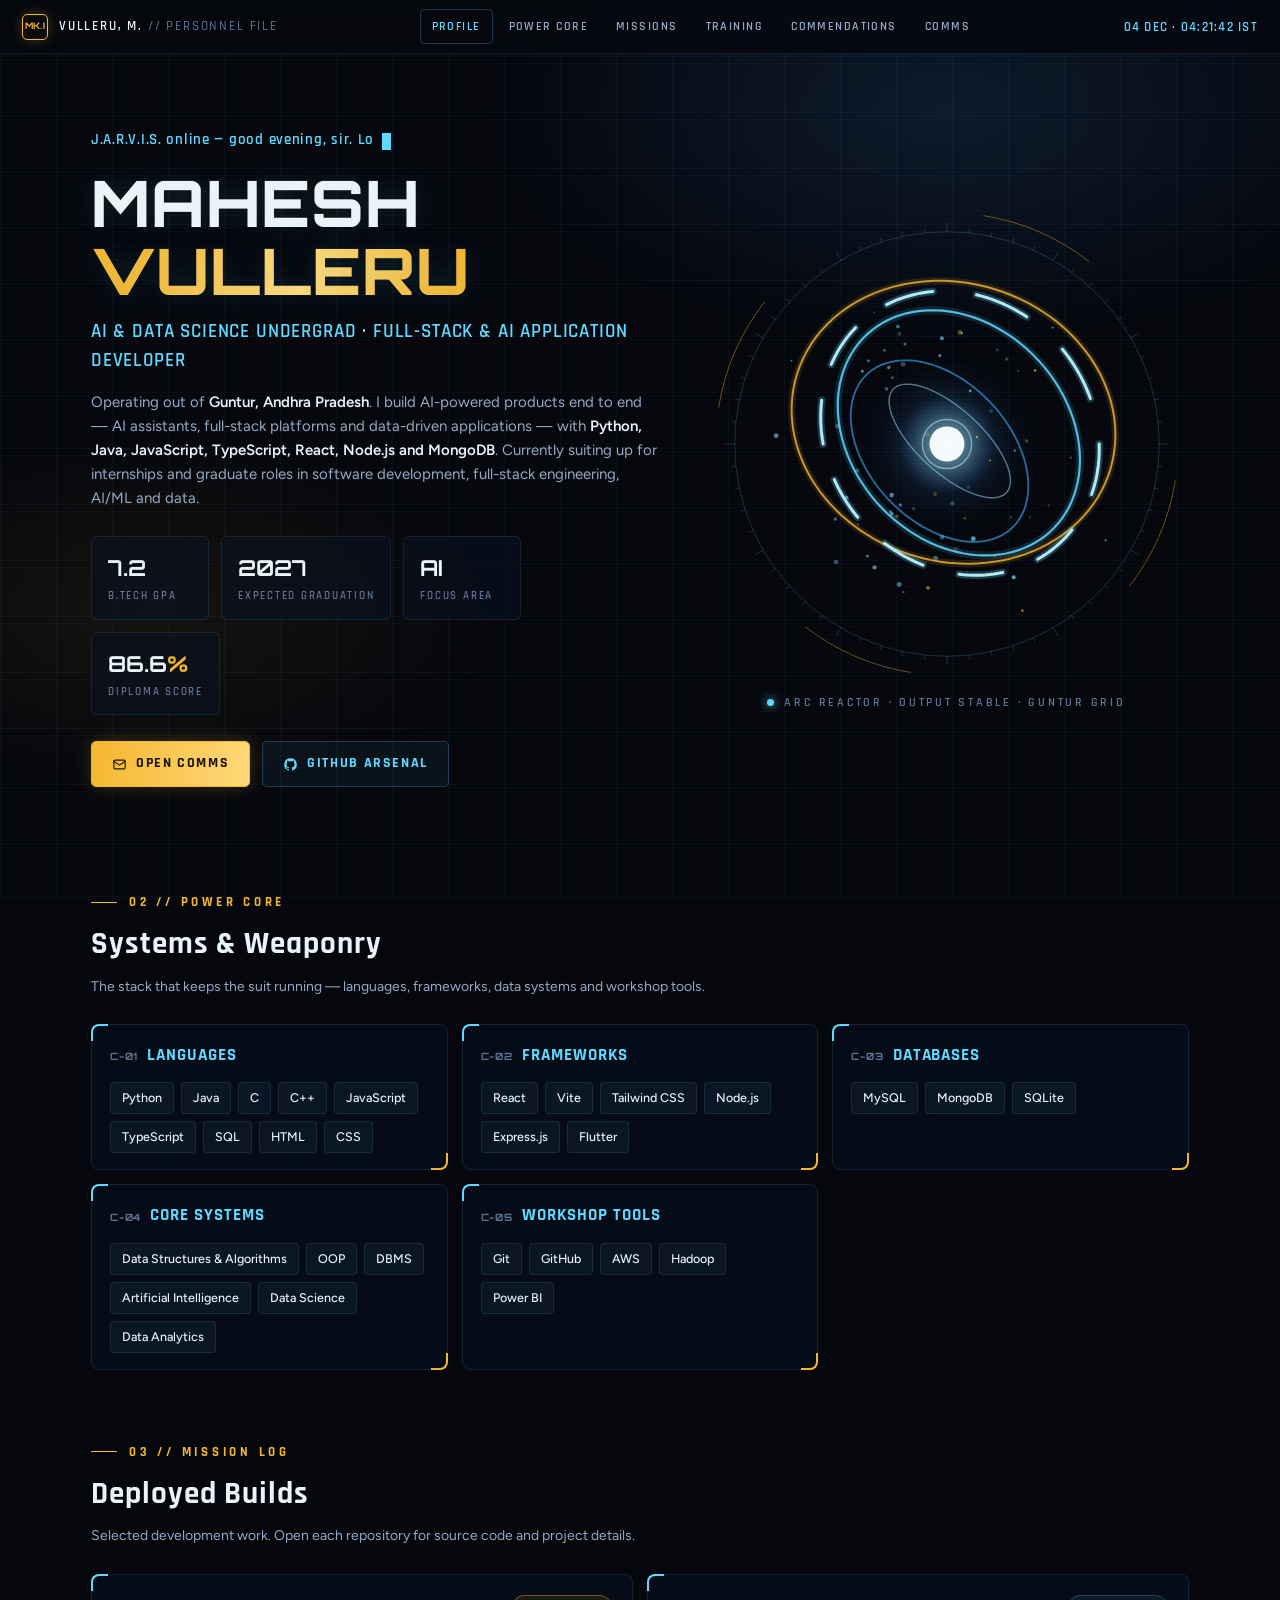
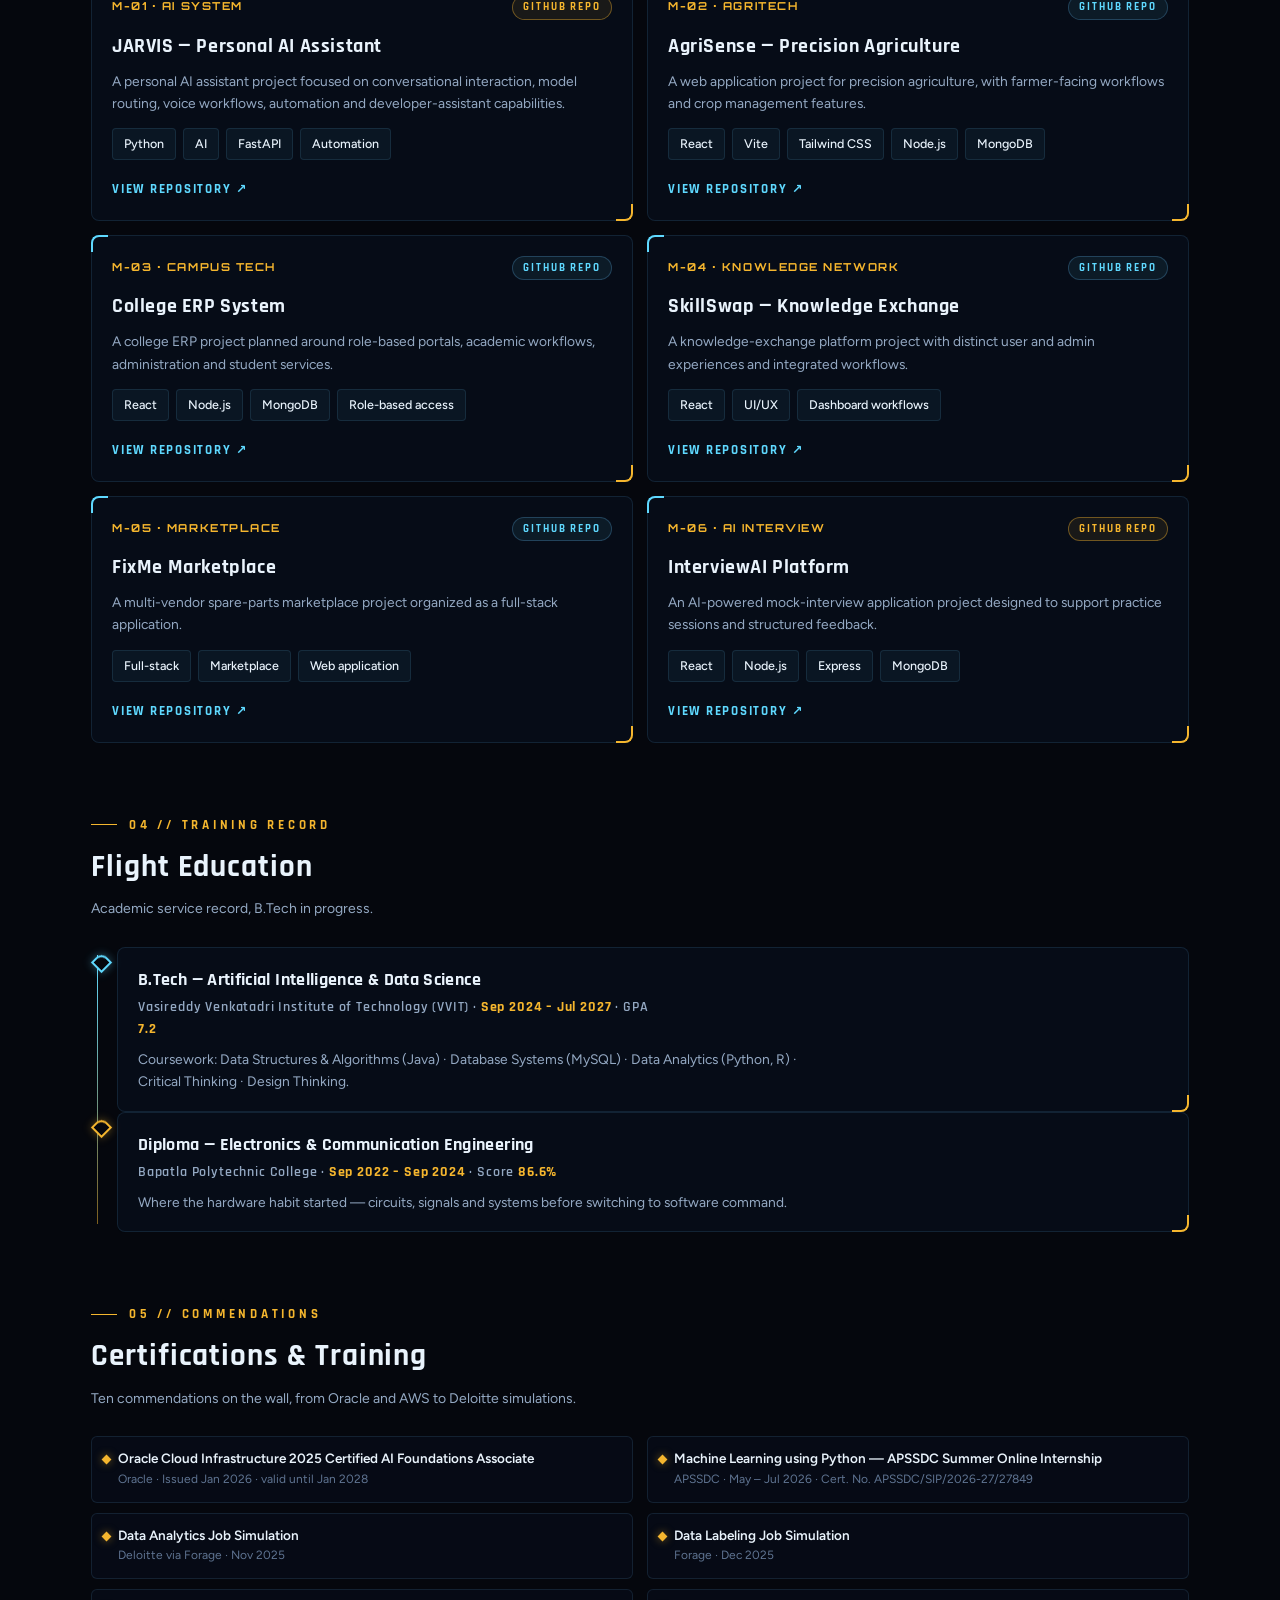
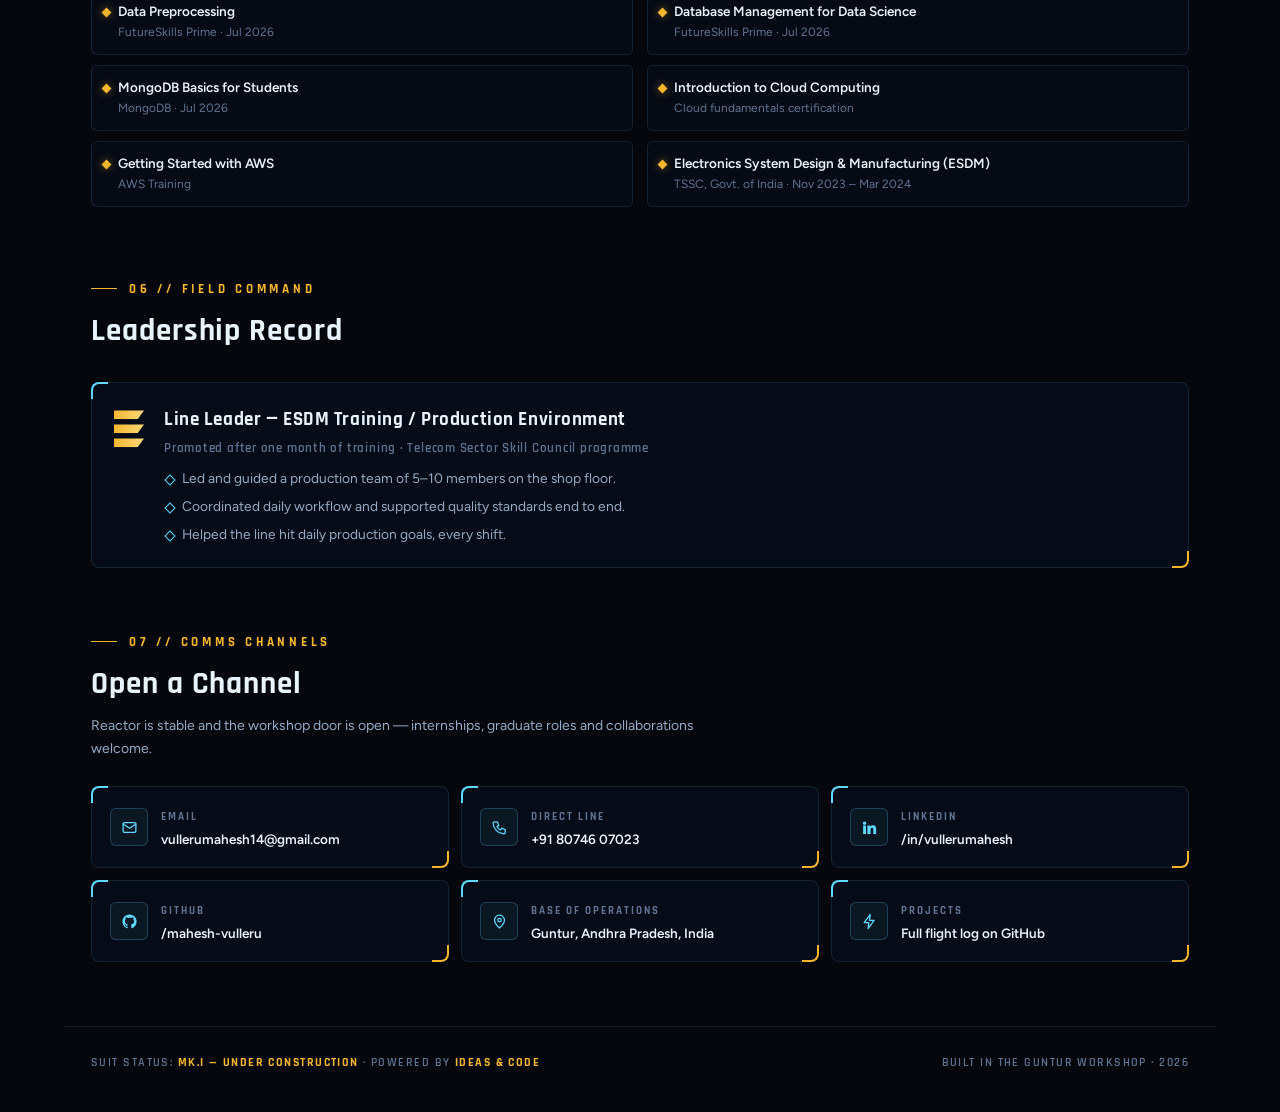
<file: index.html>
<!DOCTYPE html>
<html lang="en">
<head>
<meta charset="UTF-8">
<meta name="viewport" content="width=device-width, initial-scale=1">
<meta name="color-scheme" content="dark">
<meta name="description" content="Mahesh Vulleru — AI & Data Science undergraduate. Full-stack and AI application developer. Personal profile, Stark-class.">
<title>Mahesh Vulleru · Personnel File MK.I</title>
<link rel="preconnect" href="https://fonts.googleapis.com">
<link rel="preconnect" href="https://fonts.gstatic.com" crossorigin>
<link href="https://fonts.googleapis.com/css2?family=Orbitron:wght@500;700;800&family=Rajdhani:wght@500;600;700&family=Figtree:wght@300;400;500;600&display=swap" rel="stylesheet">
    <link rel="stylesheet" href="css/style.css">
</head>
<body>
<header class="hudbar">
  <div class="brand">
    <span class="brand-glyph">MK.I</span>
    <span class="brand-text">VULLERU, M. <em>// PERSONNEL FILE</em></span>
  </div>
  <nav class="hud-nav" aria-label="Sections">
    <a href="#profile" class="current">PROFILE</a>
    <a href="#core">POWER CORE</a>
    <a href="#missions">MISSIONS</a>
    <a href="#training">TRAINING</a>
    <a href="#medals">COMMENDATIONS</a>
    <a href="#comms">COMMS</a>
  </nav>
  <div class="clock" id="clock" aria-hidden="true">--</div>
</header>

<!-- ================= HERO ================= -->
<section class="hero" id="profile">
  <div class="hero-copy">
    <p class="status-line" id="statusLine" aria-live="polite"><span class="caret"></span></p>
    <h1>MAHESH <span class="au">VULLERU</span></h1>
    <p class="role-line">AI &amp; DATA SCIENCE UNDERGRAD · FULL-STACK &amp; AI APPLICATION DEVELOPER</p>
    <p class="blurb">
      Operating out of <b>Guntur, Andhra Pradesh</b>. I build AI-powered products end to end —
      AI assistants, full-stack platforms and data-driven applications —
      with <b>Python, Java, JavaScript, TypeScript, React, Node.js and MongoDB</b>. Currently suiting up for
      internships and graduate roles in software development, full-stack engineering, AI/ML and data.
    </p>
    <div class="stats" aria-label="Key stats">
      <div class="stat"><div class="v"><span data-count="7.2" data-dec="1">7.2</span></div><div class="l">B.TECH GPA</div></div>
      <div class="stat"><div class="v"><span>2027</span></div><div class="l">EXPECTED GRADUATION</div></div>
      <div class="stat"><div class="v"><span>AI</span></div><div class="l">FOCUS AREA</div></div>
      <div class="stat"><div class="v"><span data-count="86.6" data-dec="1">86.6</span><i>%</i></div><div class="l">DIPLOMA SCORE</div></div>
    </div>
    <div class="cta">
      <a class="btn btn-gold" href="mailto:vullerumahesh14@gmail.com">
        <svg viewBox="0 0 24 24" fill="none" stroke="currentColor" stroke-width="1.8" stroke-linecap="round" stroke-linejoin="round" aria-hidden="true"><rect x="3" y="5" width="18" height="14" rx="2"/><path d="m3 7 9 6 9-6"/></svg>
        OPEN COMMS
      </a>
      <a class="btn btn-ghost" href="https://github.com/mahesh-vulleru" target="_blank" rel="noopener">
        <svg viewBox="0 0 24 24" fill="currentColor" aria-hidden="true"><path d="M12 2a10 10 0 0 0-3.16 19.49c.5.09.68-.22.68-.48v-1.7c-2.78.6-3.37-1.34-3.37-1.34-.45-1.16-1.11-1.47-1.11-1.47-.9-.62.07-.6.07-.6 1 .07 1.53 1.03 1.53 1.03.9 1.52 2.34 1.08 2.91.83.09-.65.35-1.09.63-1.34-2.22-.25-4.56-1.11-4.56-4.95 0-1.09.39-1.98 1.03-2.68-.1-.25-.45-1.27.1-2.64 0 0 .84-.27 2.75 1.02a9.56 9.56 0 0 1 5 0c1.91-1.29 2.75-1.02 2.75-1.02.55 1.37.2 2.39.1 2.64.64.7 1.03 1.59 1.03 2.68 0 3.85-2.34 4.7-4.57 4.94.36.31.68.92.68 1.85v2.75c0 .27.18.58.69.48A10 10 0 0 0 12 2Z"/></svg>
        GITHUB ARSENAL
      </a>
    </div>
  </div>
  <div class="reactor-zone">
    <div class="reactor-wrap"><canvas id="reactor" aria-label="Animated 3D arc reactor"></canvas></div>
    <p class="reactor-cap"><span class="pulse-dot"></span> ARC REACTOR · OUTPUT STABLE · GUNTUR GRID</p>
  </div>
</section>

<!-- ================= POWER CORE ================= -->
<section class="section" id="core">
  <div class="sec-head reveal">
    <p class="kicker">02 // POWER CORE</p>
    <h2 class="sec-title">Systems &amp; Weaponry</h2>
    <p class="sec-sub">The stack that keeps the suit running — languages, frameworks, data systems and workshop tools.</p>
  </div>
  <div class="core-grid">
    <article class="panel core-card reveal"><h3><span class="idx">C-01</span> LANGUAGES</h3>
      <div class="chips"><span class="chip">Python</span><span class="chip">Java</span><span class="chip">C</span><span class="chip">C++</span><span class="chip">JavaScript</span><span class="chip">TypeScript</span><span class="chip">SQL</span><span class="chip">HTML</span><span class="chip">CSS</span></div>
    </article>
    <article class="panel core-card reveal"><h3><span class="idx">C-02</span> FRAMEWORKS</h3>
      <div class="chips"><span class="chip">React</span><span class="chip">Vite</span><span class="chip">Tailwind CSS</span><span class="chip">Node.js</span><span class="chip">Express.js</span><span class="chip">Flutter</span></div>
    </article>
    <article class="panel core-card reveal"><h3><span class="idx">C-03</span> DATABASES</h3>
      <div class="chips"><span class="chip">MySQL</span><span class="chip">MongoDB</span><span class="chip">SQLite</span></div>
    </article>
    <article class="panel core-card reveal"><h3><span class="idx">C-04</span> CORE SYSTEMS</h3>
      <div class="chips"><span class="chip">Data Structures &amp; Algorithms</span><span class="chip">OOP</span><span class="chip">DBMS</span><span class="chip">Artificial Intelligence</span><span class="chip">Data Science</span><span class="chip">Data Analytics</span></div>
    </article>
    <article class="panel core-card reveal"><h3><span class="idx">C-05</span> WORKSHOP TOOLS</h3>
      <div class="chips"><span class="chip">Git</span><span class="chip">GitHub</span><span class="chip">AWS</span><span class="chip">Hadoop</span><span class="chip">Power BI</span></div>
    </article>
  </div>
</section>

<!-- ================= MISSIONS ================= -->
<section class="section" id="missions">
  <div class="sec-head reveal">
    <p class="kicker">03 // MISSION LOG</p>
    <h2 class="sec-title">Deployed Builds</h2>
    <p class="sec-sub">Selected development work. Open each repository for source code and project details.</p>
  </div>
  <div class="missions">
    <article class="panel mission reveal" data-tilt>
      <div class="mission-top"><span class="mission-id">M-01 · AI SYSTEM</span><span class="tag-pill gold">GITHUB REPO</span></div>
      <h3>JARVIS — Personal AI Assistant</h3>
      <p>A personal AI assistant project focused on conversational interaction, model routing, voice workflows, automation and developer-assistant capabilities.</p>
      <div class="chips"><span class="chip">Python</span><span class="chip">AI</span><span class="chip">FastAPI</span><span class="chip">Automation</span></div>
      <a class="mission-link" href="https://github.com/mahesh-vulleru/JARVIS" target="_blank" rel="noopener">VIEW REPOSITORY ↗</a>
    </article>
    <article class="panel mission reveal" data-tilt>
      <div class="mission-top"><span class="mission-id">M-02 · AGRITECH</span><span class="tag-pill">GITHUB REPO</span></div>
      <h3>AgriSense — Precision Agriculture</h3>
      <p>A web application project for precision agriculture, with farmer-facing workflows and crop management features.</p>
      <div class="chips"><span class="chip">React</span><span class="chip">Vite</span><span class="chip">Tailwind CSS</span><span class="chip">Node.js</span><span class="chip">MongoDB</span></div>
      <a class="mission-link" href="https://github.com/mahesh-vulleru/-AgriSense" target="_blank" rel="noopener">VIEW REPOSITORY ↗</a>
    </article>
    <article class="panel mission reveal" data-tilt>
      <div class="mission-top"><span class="mission-id">M-03 · CAMPUS TECH</span><span class="tag-pill">GITHUB REPO</span></div>
      <h3>College ERP System</h3>
      <p>A college ERP project planned around role-based portals, academic workflows, administration and student services.</p>
      <div class="chips"><span class="chip">React</span><span class="chip">Node.js</span><span class="chip">MongoDB</span><span class="chip">Role-based access</span></div>
      <a class="mission-link" href="https://github.com/mahesh-vulleru/college-erp-system" target="_blank" rel="noopener">VIEW REPOSITORY ↗</a>
    </article>
    <article class="panel mission reveal" data-tilt>
      <div class="mission-top"><span class="mission-id">M-04 · KNOWLEDGE NETWORK</span><span class="tag-pill">GITHUB REPO</span></div>
      <h3>SkillSwap — Knowledge Exchange</h3>
      <p>A knowledge-exchange platform project with distinct user and admin experiences and integrated workflows.</p>
      <div class="chips"><span class="chip">React</span><span class="chip">UI/UX</span><span class="chip">Dashboard workflows</span></div>
      <a class="mission-link" href="https://github.com/mahesh-vulleru/skill-swap" target="_blank" rel="noopener">VIEW REPOSITORY ↗</a>
    </article>
    <article class="panel mission reveal" data-tilt>
      <div class="mission-top"><span class="mission-id">M-05 · MARKETPLACE</span><span class="tag-pill">GITHUB REPO</span></div>
      <h3>FixMe Marketplace</h3>
      <p>A multi-vendor spare-parts marketplace project organized as a full-stack application.</p>
      <div class="chips"><span class="chip">Full-stack</span><span class="chip">Marketplace</span><span class="chip">Web application</span></div>
      <a class="mission-link" href="https://github.com/mahesh-vulleru/fixme-marketplace" target="_blank" rel="noopener">VIEW REPOSITORY ↗</a>
    </article>
    <article class="panel mission reveal" data-tilt>
      <div class="mission-top"><span class="mission-id">M-06 · AI INTERVIEW</span><span class="tag-pill gold">GITHUB REPO</span></div>
      <h3>InterviewAI Platform</h3>
      <p>An AI-powered mock-interview application project designed to support practice sessions and structured feedback.</p>
      <div class="chips"><span class="chip">React</span><span class="chip">Node.js</span><span class="chip">Express</span><span class="chip">MongoDB</span></div>
      <a class="mission-link" href="https://github.com/mahesh-vulleru/InterviewAI" target="_blank" rel="noopener">VIEW REPOSITORY ↗</a>
    </article>
  </div>
</section>

<!-- ================= TRAINING ================= -->
<section class="section" id="training">
  <div class="sec-head reveal">
    <p class="kicker">04 // TRAINING RECORD</p>
    <h2 class="sec-title">Flight Education</h2>
    <p class="sec-sub">Academic service record, B.Tech in progress.</p>
  </div>
  <div class="timeline">
    <div class="tl-item panel reveal" style="padding:18px 20px">
      <h3>B.Tech — Artificial Intelligence &amp; Data Science</h3>
      <p class="tl-meta">Vasireddy Venkatadri Institute of Technology (VVIT) · <b>Sep 2024 – Jul 2027</b> · GPA <b>7.2</b></p>
      <p>Coursework: Data Structures &amp; Algorithms (Java) · Database Systems (MySQL) · Data Analytics (Python, R) · Critical Thinking · Design Thinking.</p>
    </div>
    <div class="tl-item panel reveal" style="padding:18px 20px">
      <h3>Diploma — Electronics &amp; Communication Engineering</h3>
      <p class="tl-meta">Bapatla Polytechnic College · <b>Sep 2022 – Sep 2024</b> · Score <b>86.6%</b></p>
      <p>Where the hardware habit started — circuits, signals and systems before switching to software command.</p>
    </div>
  </div>
</section>

<!-- ================= COMMENDATIONS ================= -->
<section class="section" id="medals">
  <div class="sec-head reveal">
    <p class="kicker">05 // COMMENDATIONS</p>
    <h2 class="sec-title">Certifications &amp; Training</h2>
    <p class="sec-sub">Ten commendations on the wall, from Oracle and AWS to Deloitte simulations.</p>
  </div>
  <div class="certs">
    <div class="cert reveal"><div class="n">Oracle Cloud Infrastructure 2025 Certified AI Foundations Associate</div><div class="m">Oracle · Issued Jan 2026 · valid until Jan 2028</div></div>
    <div class="cert reveal"><div class="n">Machine Learning using Python — APSSDC Summer Online Internship</div><div class="m">APSSDC · May – Jul 2026 · Cert. No. APSSDC/SIP/2026-27/27849</div></div>
    <div class="cert reveal"><div class="n">Data Analytics Job Simulation</div><div class="m">Deloitte via Forage · Nov 2025</div></div>
    <div class="cert reveal"><div class="n">Data Labeling Job Simulation</div><div class="m">Forage · Dec 2025</div></div>
    <div class="cert reveal"><div class="n">Data Preprocessing</div><div class="m">FutureSkills Prime · Jul 2026</div></div>
    <div class="cert reveal"><div class="n">Database Management for Data Science</div><div class="m">FutureSkills Prime · Jul 2026</div></div>
    <div class="cert reveal"><div class="n">MongoDB Basics for Students</div><div class="m">MongoDB · Jul 2026</div></div>
    <div class="cert reveal"><div class="n">Introduction to Cloud Computing</div><div class="m">Cloud fundamentals certification</div></div>
    <div class="cert reveal"><div class="n">Getting Started with AWS</div><div class="m">AWS Training</div></div>
    <div class="cert reveal"><div class="n">Electronics System Design &amp; Manufacturing (ESDM)</div><div class="m">TSSC, Govt. of India · Nov 2023 – Mar 2024</div></div>
  </div>
</section>

<!-- ================= FIELD COMMAND ================= -->
<section class="section" id="command" style="padding-bottom:0">
  <div class="sec-head reveal">
    <p class="kicker">06 // FIELD COMMAND</p>
    <h2 class="sec-title">Leadership Record</h2>
  </div>
  <article class="panel command reveal">
    <div class="insignia" aria-hidden="true"><span></span><span></span><span></span></div>
    <div>
      <h3>Line Leader — ESDM Training / Production Environment</h3>
      <p class="tl-meta">Promoted after one month of training · Telecom Sector Skill Council programme</p>
      <ul>
        <li>Led and guided a production team of 5–10 members on the shop floor.</li>
        <li>Coordinated daily workflow and supported quality standards end to end.</li>
        <li>Helped the line hit daily production goals, every shift.</li>
      </ul>
    </div>
  </article>
</section>

<!-- ================= COMMS ================= -->
<section class="section" id="comms">
  <div class="sec-head reveal">
    <p class="kicker">07 // COMMS CHANNELS</p>
    <h2 class="sec-title">Open a Channel</h2>
    <p class="sec-sub">Reactor is stable and the workshop door is open — internships, graduate roles and collaborations welcome.</p>
  </div>
  <div class="comms-grid">
    <a class="panel comms-card reveal" href="mailto:vullerumahesh14@gmail.com">
      <span class="comms-ico"><svg viewBox="0 0 24 24" fill="none" stroke="currentColor" stroke-width="1.8" stroke-linecap="round" stroke-linejoin="round" aria-hidden="true"><rect x="3" y="5" width="18" height="14" rx="2"/><path d="m3 7 9 6 9-6"/></svg></span>
      <span><span class="cl">EMAIL</span><br><span class="cv">vullerumahesh14@gmail.com</span></span>
    </a>
    <a class="panel comms-card reveal" href="tel:+918074607023">
      <span class="comms-ico"><svg viewBox="0 0 24 24" fill="none" stroke="currentColor" stroke-width="1.8" stroke-linecap="round" stroke-linejoin="round" aria-hidden="true"><path d="M5 4h4l2 5-2.5 1.5a11 11 0 0 0 5 5L15 13l5 2v4a2 2 0 0 1-2 2A16 16 0 0 1 3 6a2 2 0 0 1 2-2Z"/></svg></span>
      <span><span class="cl">DIRECT LINE</span><br><span class="cv">+91 80746 07023</span></span>
    </a>
    <a class="panel comms-card reveal" href="https://linkedin.com/in/vullerumahesh" target="_blank" rel="noopener">
      <span class="comms-ico"><svg viewBox="0 0 24 24" fill="currentColor" aria-hidden="true"><path d="M4.98 3.5a2.5 2.5 0 1 1 0 5 2.5 2.5 0 0 1 0-5ZM3 9h4v12H3zM9 9h3.8v1.7h.05c.53-1 1.83-2.05 3.77-2.05 4.03 0 4.78 2.65 4.78 6.1V21h-4v-5.5c0-1.31-.02-3-1.83-3-1.83 0-2.11 1.43-2.11 2.9V21H9Z"/></svg></span>
      <span><span class="cl">LINKEDIN</span><br><span class="cv">/in/vullerumahesh</span></span>
    </a>
    <a class="panel comms-card reveal" href="https://github.com/mahesh-vulleru" target="_blank" rel="noopener">
      <span class="comms-ico"><svg viewBox="0 0 24 24" fill="currentColor" aria-hidden="true"><path d="M12 2a10 10 0 0 0-3.16 19.49c.5.09.68-.22.68-.48v-1.7c-2.78.6-3.37-1.34-3.37-1.34-.45-1.16-1.11-1.47-1.11-1.47-.9-.62.07-.6.07-.6 1 .07 1.53 1.03 1.53 1.03.9 1.52 2.34 1.08 2.91.83.09-.65.35-1.09.63-1.34-2.22-.25-4.56-1.11-4.56-4.95 0-1.09.39-1.98 1.03-2.68-.1-.25-.45-1.27.1-2.64 0 0 .84-.27 2.75 1.02a9.56 9.56 0 0 1 5 0c1.91-1.29 2.75-1.02 2.75-1.02.55 1.37.2 2.39.1 2.64.64.7 1.03 1.59 1.03 2.68 0 3.85-2.34 4.7-4.57 4.94.36.31.68.92.68 1.85v2.75c0 .27.18.58.69.48A10 10 0 0 0 12 2Z"/></svg></span>
      <span><span class="cl">GITHUB</span><br><span class="cv">/mahesh-vulleru</span></span>
    </a>
    <div class="panel comms-card reveal">
      <span class="comms-ico"><svg viewBox="0 0 24 24" fill="none" stroke="currentColor" stroke-width="1.8" stroke-linecap="round" stroke-linejoin="round" aria-hidden="true"><path d="M12 21s-7-5.5-7-11a7 7 0 0 1 14 0c0 5.5-7 11-7 11Z"/><circle cx="12" cy="10" r="2.5"/></svg></span>
      <span><span class="cl">BASE OF OPERATIONS</span><br><span class="cv">Guntur, Andhra Pradesh, India</span></span>
    </div>
    <a class="panel comms-card reveal" href="https://github.com/mahesh-vulleru" target="_blank" rel="noopener">
      <span class="comms-ico"><svg viewBox="0 0 24 24" fill="none" stroke="currentColor" stroke-width="1.8" stroke-linecap="round" stroke-linejoin="round" aria-hidden="true"><path d="M13 2 4.5 13.5H11L10 22l8.5-11.5H12Z"/></svg></span>
      <span><span class="cl">PROJECTS</span><br><span class="cv">Full flight log on GitHub</span></span>
    </a>
  </div>
</section>

<footer class="foot">
  <span>SUIT STATUS: <b>MK.I — UNDER CONSTRUCTION</b> · POWERED BY <b>IDEAS &amp; CODE</b></span>
  <span>BUILT IN THE GUNTUR WORKSHOP · 2026</span>
</footer>
    <script src="js/script.js" defer></script>

</body>
</html>
</file>
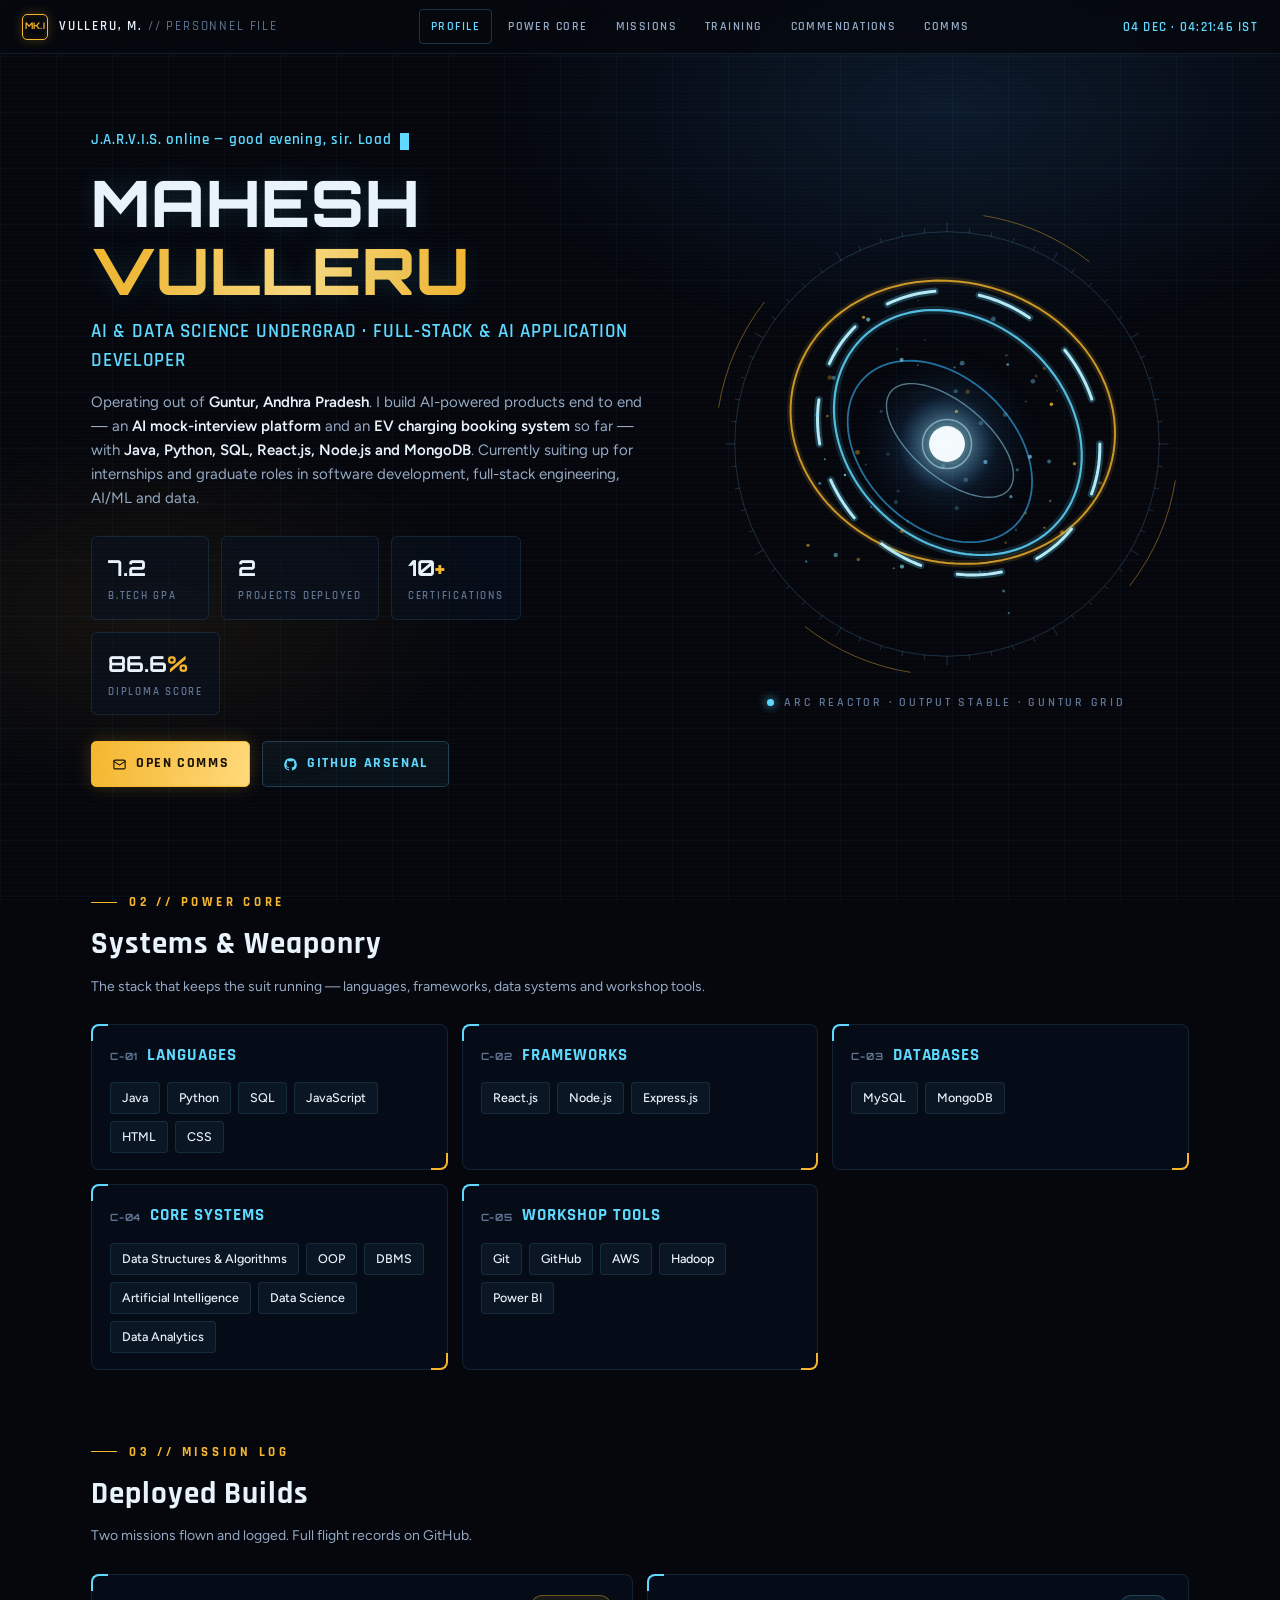
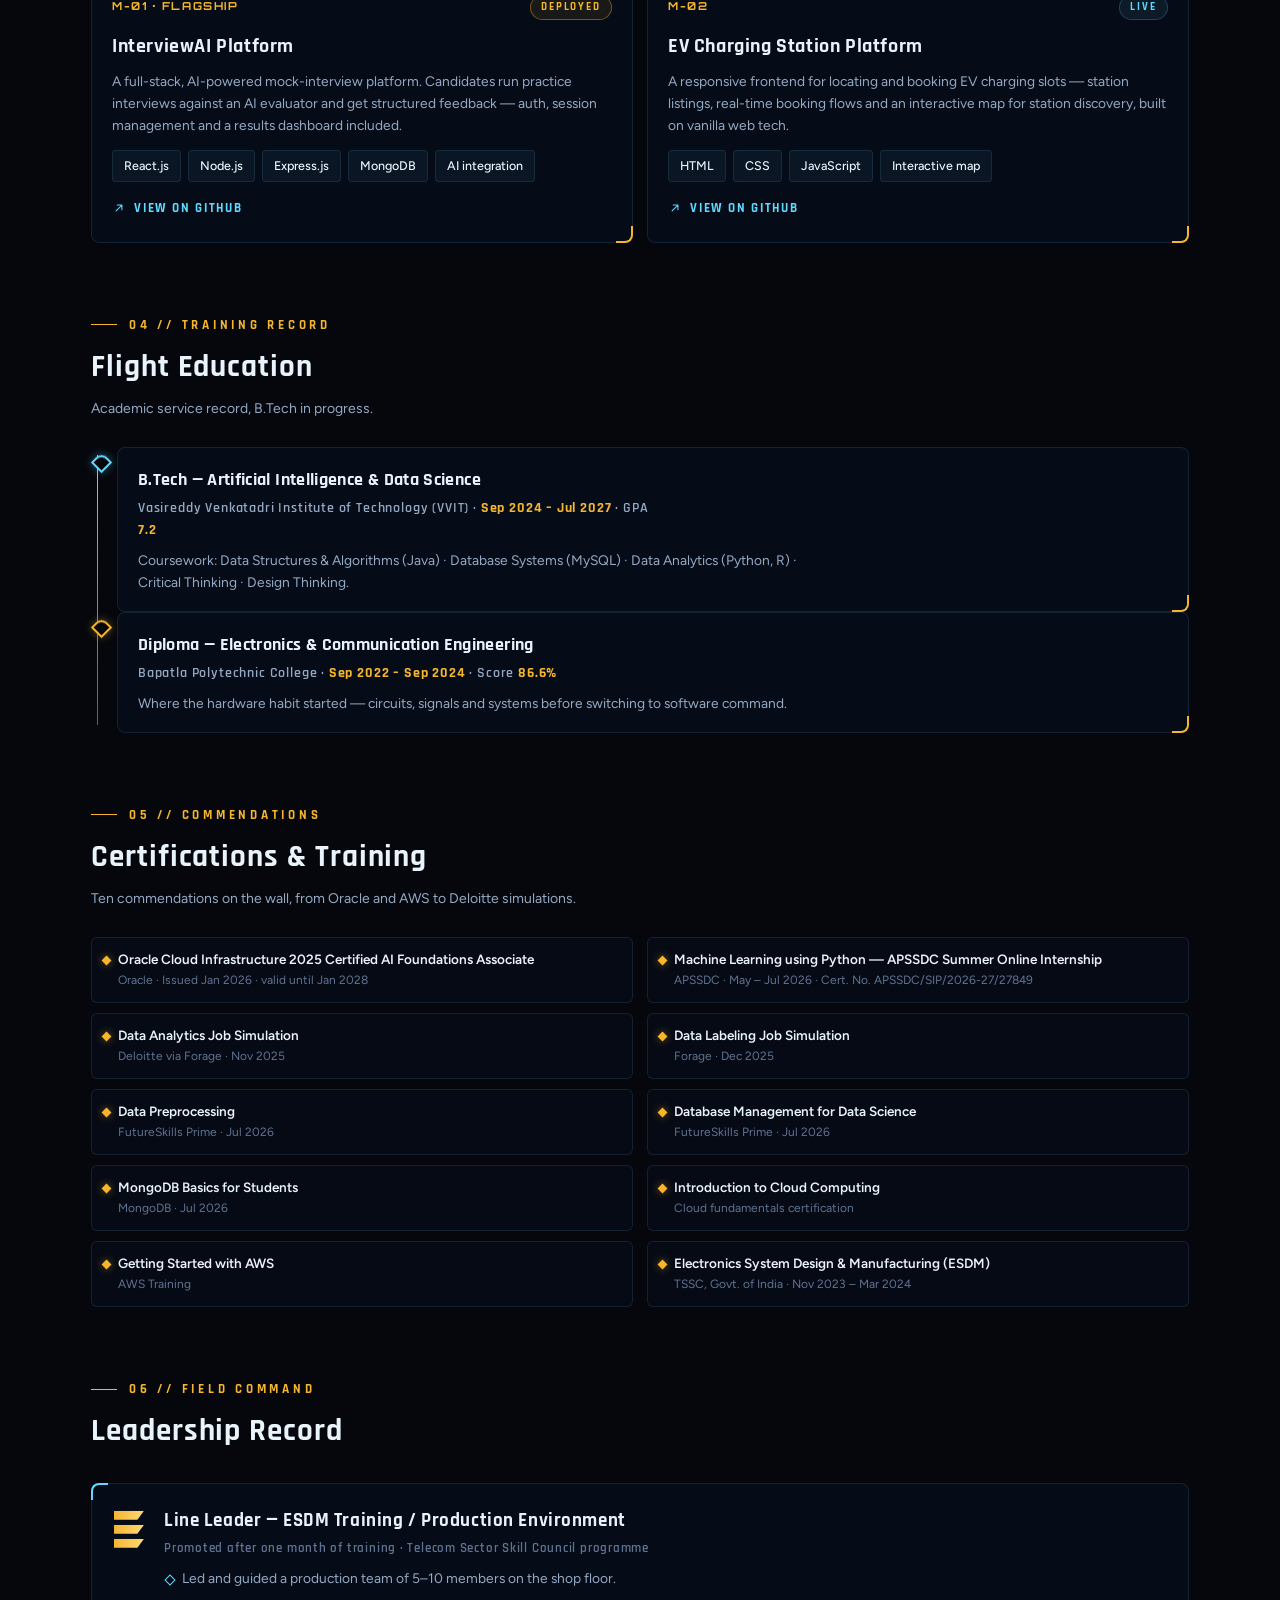
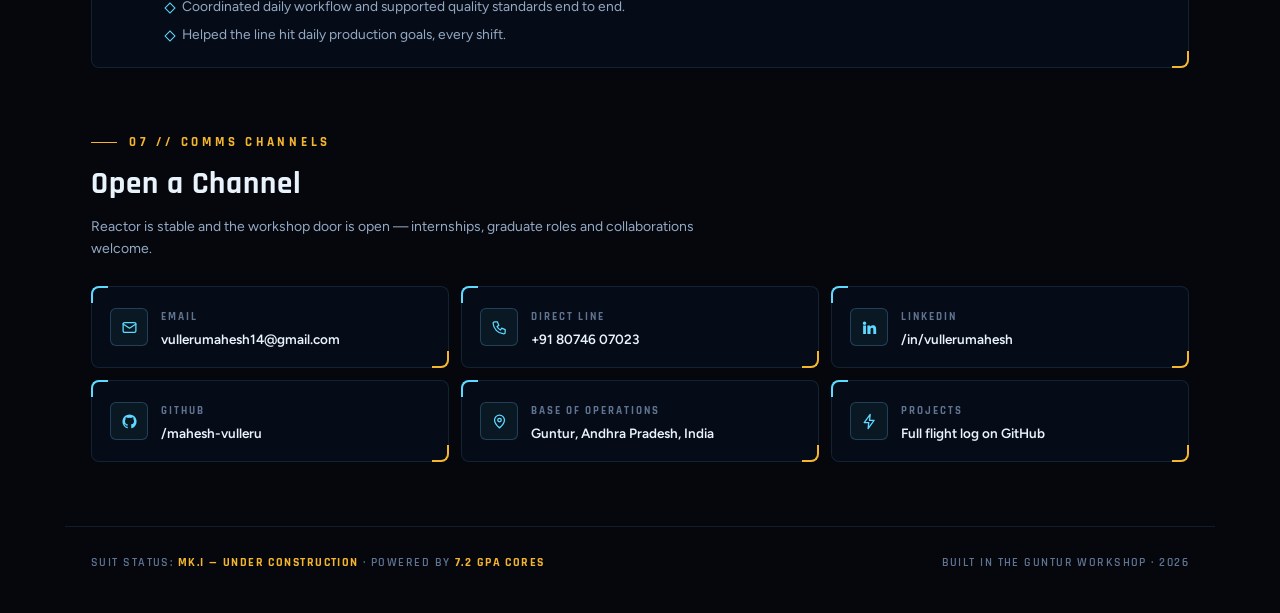
<file: mahesh-ironman-profile (1).html>
<!DOCTYPE html>
<html lang="en">
<head>
<meta charset="UTF-8">
<meta name="viewport" content="width=device-width, initial-scale=1">
<meta name="color-scheme" content="dark">
<meta name="description" content="Mahesh Vulleru — AI & Data Science undergraduate. Full-stack and AI application developer. Personal profile, Stark-class.">
<title>Mahesh Vulleru · Personnel File MK.I</title>
<link rel="preconnect" href="https://fonts.googleapis.com">
<link rel="preconnect" href="https://fonts.gstatic.com" crossorigin>
<link href="https://fonts.googleapis.com/css2?family=Orbitron:wght@500;700;800&family=Rajdhani:wght@500;600;700&family=Figtree:wght@300;400;500;600&display=swap" rel="stylesheet">
<style>
:root{
  --bg:#05070d;
  --panel:rgba(9,17,32,.62);
  --panel-deep:#0b1424;
  --line:rgba(104,198,255,.24);
  --line-soft:rgba(104,198,255,.12);
  --cyan:#5fd9ff;
  --cyan-deep:#2e9fd4;
  --gold:#f5b62e;
  --gold-hi:#ffd97a;
  --red:#e23636;
  --ink:#e9f3fc;
  --muted:#94a9c3;
  --faint:#5f7492;
  --fd:"Orbitron","Segoe UI",system-ui,sans-serif;
  --fh:"Rajdhani","Segoe UI",system-ui,sans-serif;
  --fb:"Figtree","Segoe UI",system-ui,-apple-system,sans-serif;
}
*{box-sizing:border-box;margin:0;padding:0}
html{scroll-behavior:smooth}
body{
  font-family:var(--fb);background:var(--bg);color:var(--ink);
  font-size:15px;line-height:1.6;min-height:100vh;overflow-x:hidden;
}
/* ambient grid + glows + scanlines */
body::before{
  content:"";position:fixed;inset:0;z-index:-2;pointer-events:none;
  background:
    radial-gradient(52% 38% at 74% 12%,rgba(64,156,255,.13),transparent 70%),
    radial-gradient(40% 30% at 12% 68%,rgba(245,182,46,.07),transparent 70%),
    linear-gradient(rgba(104,198,255,.045) 1px,transparent 1px),
    linear-gradient(90deg,rgba(104,198,255,.045) 1px,transparent 1px);
  background-size:auto,auto,56px 56px,56px 56px;
}
body::after{
  content:"";position:fixed;inset:0;z-index:50;pointer-events:none;
  background:repeating-linear-gradient(0deg,rgba(255,255,255,.016) 0 1px,transparent 1px 4px);
}
:focus-visible{outline:2px solid var(--gold);outline-offset:2px}
a{color:var(--cyan);text-decoration:none}
a:hover{text-decoration:underline}

/* ---------- HUD top bar ---------- */
.hudbar{
  position:fixed;top:0;left:0;right:0;z-index:60;height:54px;
  display:flex;align-items:center;justify-content:space-between;gap:16px;
  padding:0 22px;border-bottom:1px solid var(--line-soft);
  background:rgba(5,8,14,.82);backdrop-filter:blur(8px);
}
.brand{display:flex;align-items:center;gap:11px;min-width:0}
.brand-glyph{
  width:26px;height:26px;flex:none;display:grid;place-items:center;
  border:1px solid var(--gold);border-radius:5px;color:var(--gold);
  font-family:var(--fd);font-size:9px;font-weight:700;letter-spacing:.05em;
  box-shadow:0 0 12px rgba(245,182,46,.25),inset 0 0 8px rgba(245,182,46,.12);
}
.brand-text{font-family:var(--fh);font-weight:600;font-size:13px;letter-spacing:.14em;color:var(--ink);white-space:nowrap;overflow:hidden;text-overflow:ellipsis}
.brand-text em{font-style:normal;color:var(--faint);font-weight:500}
.hud-nav{display:flex;gap:4px;overflow-x:auto;scrollbar-width:none}
.hud-nav::-webkit-scrollbar{display:none}
.hud-nav a{
  font-family:var(--fh);font-weight:600;font-size:12px;letter-spacing:.12em;
  color:var(--muted);padding:7px 11px;border:1px solid transparent;border-radius:4px;
  white-space:nowrap;transition:color .15s,border-color .15s;
}
.hud-nav a:hover{color:var(--ink);text-decoration:none;border-color:var(--line-soft)}
.hud-nav a.current{color:var(--cyan);border-color:var(--line)}
.clock{font-family:var(--fh);font-weight:600;font-size:12.5px;letter-spacing:.1em;color:var(--cyan);white-space:nowrap;font-variant-numeric:tabular-nums}

/* ---------- hero ---------- */
.hero{
  max-width:1150px;margin:0 auto;padding:128px 26px 40px;
  display:grid;grid-template-columns:1.08fr .92fr;gap:44px;align-items:center;min-height:92vh;
}
.status-line{
  font-family:var(--fh);font-weight:600;font-size:14.5px;letter-spacing:.05em;color:var(--cyan);
  display:flex;align-items:center;gap:2px;min-height:24px;
}
.status-line .caret{
  display:inline-block;width:9px;height:17px;background:var(--cyan);
  margin-left:6px;animation:blink 1s steps(1) infinite;flex:none;
}
.status-line.done .caret{animation:none;opacity:.85}
@keyframes blink{50%{opacity:0}}
.hero h1{
  font-family:var(--fd);font-weight:800;letter-spacing:.015em;line-height:1.06;
  font-size:clamp(34px,5.4vw,64px);margin:16px 0 12px;
  text-shadow:0 0 26px rgba(95,217,255,.14);
}
.hero h1 .au{
  background:linear-gradient(96deg,var(--gold) 10%,var(--gold-hi) 55%,var(--gold) 95%);
  -webkit-background-clip:text;background-clip:text;color:transparent;
}
.role-line{
  font-family:var(--fh);font-weight:600;font-size:clamp(15px,1.6vw,18.5px);
  letter-spacing:.045em;color:var(--cyan);margin-bottom:14px;
}
.blurb{color:var(--muted);max-width:58ch;font-size:15px}
.blurb b{color:var(--ink);font-weight:600}
.stats{display:flex;flex-wrap:wrap;gap:12px;margin:26px 0 26px}
.stat{
  min-width:118px;padding:13px 16px;position:relative;
  background:var(--panel);border:1px solid var(--line-soft);border-radius:6px;
}
.stat .v{font-family:var(--fd);font-weight:700;font-size:22px;color:var(--ink);font-variant-numeric:tabular-nums}
.stat .v i{font-style:normal;color:var(--gold)}
.stat .l{font-family:var(--fh);font-weight:600;font-size:11px;letter-spacing:.16em;color:var(--faint);margin-top:3px}
.cta{display:flex;flex-wrap:wrap;gap:12px}
.btn{
  display:inline-flex;align-items:center;gap:9px;padding:11px 20px;border-radius:5px;
  font-family:var(--fh);font-weight:700;font-size:13.5px;letter-spacing:.12em;
  border:1px solid;cursor:pointer;transition:box-shadow .15s,transform .15s,background .15s;
}
.btn:hover{text-decoration:none;transform:translateY(-1px)}
.btn-gold{color:#1a1204;background:linear-gradient(100deg,var(--gold),var(--gold-hi));border-color:var(--gold);box-shadow:0 0 18px rgba(245,182,46,.22)}
.btn-gold:hover{box-shadow:0 0 26px rgba(245,182,46,.35)}
.btn-ghost{color:var(--cyan);border-color:var(--line);background:rgba(95,217,255,.05)}
.btn-ghost:hover{box-shadow:0 0 18px rgba(95,217,255,.18);background:rgba(95,217,255,.09)}
.btn svg{width:15px;height:15px}

/* ---------- reactor ---------- */
.reactor-zone{display:flex;flex-direction:column;align-items:center;gap:10px}
.reactor-wrap{position:relative;width:min(100%,480px);aspect-ratio:1}
.reactor-wrap canvas{position:absolute;inset:0;width:100%;height:100%;display:block}
.reactor-cap{
  font-family:var(--fh);font-weight:600;font-size:11.5px;letter-spacing:.24em;color:var(--faint);
  display:flex;align-items:center;gap:10px;
}
.reactor-cap .pulse-dot{width:7px;height:7px;border-radius:50%;background:var(--cyan);box-shadow:0 0 10px var(--cyan);animation:pulse 2.2s ease-in-out infinite}
@keyframes pulse{50%{opacity:.35}}

/* ---------- sections ---------- */
.section{max-width:1150px;margin:0 auto;padding:64px 26px 8px}
.sec-head{margin-bottom:26px}
.kicker{
  font-family:var(--fh);font-weight:700;font-size:12.5px;letter-spacing:.3em;color:var(--gold);
  display:flex;align-items:center;gap:12px;margin-bottom:8px;
}
.kicker::before{content:"";width:26px;height:1px;background:var(--gold);flex:none}
.sec-title{font-family:var(--fh);font-weight:700;font-size:clamp(24px,3vw,31px);letter-spacing:.03em;color:var(--ink)}
.sec-sub{color:var(--muted);font-size:14px;margin-top:6px;max-width:70ch}

.panel{
  position:relative;background:var(--panel);border:1px solid var(--line-soft);
  border-radius:8px;backdrop-filter:blur(6px);
}
.panel::before,.panel::after{content:"";position:absolute;width:15px;height:15px;pointer-events:none}
.panel::before{top:-1px;left:-1px;border-top:2px solid var(--cyan);border-left:2px solid var(--cyan);border-top-left-radius:8px}
.panel::after{bottom:-1px;right:-1px;border-bottom:2px solid var(--gold);border-right:2px solid var(--gold);border-bottom-right-radius:8px}

/* power core (skills) */
.core-grid{display:grid;grid-template-columns:repeat(3,1fr);gap:14px}
.core-card{padding:18px 18px 16px;transition:border-color .2s,transform .2s}
.core-card:hover{border-color:var(--line)}
.core-card h3{
  font-family:var(--fh);font-weight:700;font-size:16.5px;letter-spacing:.06em;color:var(--cyan);
  display:flex;align-items:center;gap:9px;margin-bottom:13px;
}
.core-card h3 .idx{font-family:var(--fd);font-size:10px;color:var(--faint);letter-spacing:.08em}
.chips{display:flex;flex-wrap:wrap;gap:7px}
.chip{
  padding:5px 11px;border:1px solid var(--line-soft);border-radius:4px;
  font-size:12.5px;font-weight:500;color:var(--ink);background:rgba(95,217,255,.05);
  transition:border-color .15s,background .15s,transform .15s;
}
.chip:hover{border-color:var(--cyan);background:rgba(95,217,255,.1);transform:translateY(-1px)}

/* missions (projects) */
.missions{display:grid;grid-template-columns:1fr 1fr;gap:14px}
.mission{padding:20px;transition:transform .2s ease,border-color .2s;transform-style:preserve-3d}
.mission-top{display:flex;justify-content:space-between;align-items:center;margin-bottom:10px}
.mission-id{font-family:var(--fd);font-weight:700;font-size:11px;letter-spacing:.14em;color:var(--gold)}
.tag-pill{
  font-family:var(--fh);font-weight:700;font-size:10.5px;letter-spacing:.18em;
  padding:3px 10px;border-radius:999px;border:1px solid var(--line);color:var(--cyan);
  background:rgba(95,217,255,.07);
}
.tag-pill.gold{color:var(--gold);border-color:rgba(245,182,46,.4);background:rgba(245,182,46,.08)}
.mission h3{font-family:var(--fh);font-weight:700;font-size:20px;letter-spacing:.03em;margin-bottom:8px}
.mission p{color:var(--muted);font-size:13.8px;margin-bottom:14px}
.mission .chips{margin-bottom:16px}
.mission-link{
  display:inline-flex;align-items:center;gap:8px;font-family:var(--fh);font-weight:700;
  font-size:12.5px;letter-spacing:.14em;color:var(--cyan);
}
.mission-link svg{width:14px;height:14px}
.mission-link:hover{text-decoration:none;text-shadow:0 0 12px rgba(95,217,255,.5)}

/* training timeline */
.timeline{position:relative;padding-left:26px}
.timeline::before{content:"";position:absolute;left:6px;top:8px;bottom:8px;width:1px;background:linear-gradient(var(--cyan),rgba(245,182,46,.5))}
.tl-item{position:relative;padding:0 0 22px}
.tl-item::before{
  content:"";position:absolute;left:-24px;top:7px;width:11px;height:11px;transform:rotate(45deg);
  background:var(--bg);border:2px solid var(--cyan);box-shadow:0 0 10px rgba(95,217,255,.4);
}
.tl-item:last-child::before{border-color:var(--gold);box-shadow:0 0 10px rgba(245,182,46,.4)}
.tl-item h3{font-family:var(--fh);font-weight:700;font-size:18px;letter-spacing:.02em}
.tl-meta{font-family:var(--fh);font-weight:600;font-size:13px;letter-spacing:.06em;color:var(--faint);margin:2px 0 8px}
.tl-meta b{color:var(--gold);font-weight:700}
.tl-item p{color:var(--muted);font-size:13.8px;max-width:74ch}

/* commendations */
.certs{display:grid;grid-template-columns:1fr 1fr;gap:10px 14px}
.cert{position:relative;padding:12px 14px 12px 26px;border:1px solid var(--line-soft);border-radius:6px;background:rgba(9,17,32,.45)}
.cert::before{content:"";position:absolute;left:11px;top:19px;width:7px;height:7px;transform:rotate(45deg);background:var(--gold);box-shadow:0 0 8px rgba(245,182,46,.5)}
.cert .n{font-weight:600;font-size:13.5px;color:var(--ink);line-height:1.4}
.cert .m{font-size:12px;color:var(--faint);margin-top:2px}

/* field command */
.command{padding:22px;display:flex;gap:20px;align-items:flex-start}
.insignia{flex:none;display:flex;flex-direction:column;gap:5px;padding-top:5px}
.insignia span{width:30px;height:9px;background:linear-gradient(100deg,var(--gold),var(--gold-hi));clip-path:polygon(0 0,100% 0,78% 100%,0 100%);box-shadow:0 0 10px rgba(245,182,46,.3)}
.command h3{font-family:var(--fh);font-weight:700;font-size:19px;letter-spacing:.03em}
.command .tl-meta{margin:2px 0 8px}
.command ul{list-style:none;display:flex;flex-direction:column;gap:6px}
.command li{position:relative;padding-left:18px;color:var(--muted);font-size:13.8px}
.command li::before{content:"";position:absolute;left:2px;top:9px;width:6px;height:6px;transform:rotate(45deg);border:1px solid var(--cyan)}

/* comms */
.comms-grid{display:grid;grid-template-columns:repeat(3,1fr);gap:12px}
.comms-card{
  display:flex;align-items:center;gap:13px;padding:16px 18px;
  transition:border-color .2s,box-shadow .2s,transform .2s;
}
.comms-card:hover{border-color:var(--line);box-shadow:0 0 22px rgba(95,217,255,.1);transform:translateY(-2px);text-decoration:none}
.comms-ico{
  width:38px;height:38px;flex:none;display:grid;place-items:center;border-radius:6px;
  border:1px solid var(--line);color:var(--cyan);background:rgba(95,217,255,.06);
}
.comms-ico svg{width:17px;height:17px}
.comms-card .cl{font-family:var(--fh);font-weight:700;font-size:11px;letter-spacing:.18em;color:var(--faint)}
.comms-card .cv{font-weight:600;font-size:13.5px;color:var(--ink);word-break:break-word}

/* footer */
.foot{
  max-width:1150px;margin:56px auto 0;padding:26px 26px 40px;border-top:1px solid var(--line-soft);
  display:flex;flex-wrap:wrap;justify-content:space-between;gap:10px;
  font-family:var(--fh);font-weight:600;font-size:12px;letter-spacing:.12em;color:var(--faint);
}
.foot b{color:var(--gold);font-weight:700}

/* reveal on scroll */
.reveal{opacity:0;transform:translateY(18px);transition:opacity .65s ease,transform .65s ease}
.reveal.in{opacity:1;transform:none}

/* responsive */
@media (max-width:980px){
  .hero{grid-template-columns:1fr;gap:26px;padding-top:104px;min-height:0}
  .reactor-zone{order:-1}
  .reactor-wrap{width:min(72vw,340px)}
  .core-grid{grid-template-columns:1fr 1fr}
  .comms-grid{grid-template-columns:1fr 1fr}
}
@media (max-width:640px){
  .hudbar{padding:0 14px}
  .brand-text em{display:none}
  .core-grid,.missions,.certs,.comms-grid{grid-template-columns:1fr}
  .stats{gap:9px}
  .stat{flex:1 1 44%;min-width:0}
  .command{flex-direction:column;gap:12px}
  .insignia{flex-direction:row}
  .insignia span{width:34px}
}
@media (prefers-reduced-motion:reduce){
  *,*::before,*::after{animation:none!important;transition:none!important}
  html{scroll-behavior:auto}
  .reveal{opacity:1;transform:none}
  .status-line .caret{opacity:.9}
}
</style>
</head>
<body>
<header class="hudbar">
  <div class="brand">
    <span class="brand-glyph">MK.I</span>
    <span class="brand-text">VULLERU, M. <em>// PERSONNEL FILE</em></span>
  </div>
  <nav class="hud-nav" aria-label="Sections">
    <a href="#profile" class="current">PROFILE</a>
    <a href="#core">POWER CORE</a>
    <a href="#missions">MISSIONS</a>
    <a href="#training">TRAINING</a>
    <a href="#medals">COMMENDATIONS</a>
    <a href="#comms">COMMS</a>
  </nav>
  <div class="clock" id="clock" aria-hidden="true">--</div>
</header>

<!-- ================= HERO ================= -->
<section class="hero" id="profile">
  <div class="hero-copy">
    <p class="status-line" id="statusLine" aria-live="polite"><span class="caret"></span></p>
    <h1>MAHESH <span class="au">VULLERU</span></h1>
    <p class="role-line">AI &amp; DATA SCIENCE UNDERGRAD · FULL-STACK &amp; AI APPLICATION DEVELOPER</p>
    <p class="blurb">
      Operating out of <b>Guntur, Andhra Pradesh</b>. I build AI-powered products end to end —
      an <b>AI mock-interview platform</b> and an <b>EV charging booking system</b> so far —
      with <b>Java, Python, SQL, React.js, Node.js and MongoDB</b>. Currently suiting up for
      internships and graduate roles in software development, full-stack engineering, AI/ML and data.
    </p>
    <div class="stats" aria-label="Key stats">
      <div class="stat"><div class="v"><span data-count="7.2" data-dec="1">7.2</span></div><div class="l">B.TECH GPA</div></div>
      <div class="stat"><div class="v"><span data-count="2">2</span></div><div class="l">PROJECTS DEPLOYED</div></div>
      <div class="stat"><div class="v"><span data-count="10">10</span><i>+</i></div><div class="l">CERTIFICATIONS</div></div>
      <div class="stat"><div class="v"><span data-count="86.6" data-dec="1">86.6</span><i>%</i></div><div class="l">DIPLOMA SCORE</div></div>
    </div>
    <div class="cta">
      <a class="btn btn-gold" href="mailto:vullerumahesh14@gmail.com">
        <svg viewBox="0 0 24 24" fill="none" stroke="currentColor" stroke-width="1.8" stroke-linecap="round" stroke-linejoin="round" aria-hidden="true"><rect x="3" y="5" width="18" height="14" rx="2"/><path d="m3 7 9 6 9-6"/></svg>
        OPEN COMMS
      </a>
      <a class="btn btn-ghost" href="https://github.com/mahesh-vulleru" target="_blank" rel="noopener">
        <svg viewBox="0 0 24 24" fill="currentColor" aria-hidden="true"><path d="M12 2a10 10 0 0 0-3.16 19.49c.5.09.68-.22.68-.48v-1.7c-2.78.6-3.37-1.34-3.37-1.34-.45-1.16-1.11-1.47-1.11-1.47-.9-.62.07-.6.07-.6 1 .07 1.53 1.03 1.53 1.03.9 1.52 2.34 1.08 2.91.83.09-.65.35-1.09.63-1.34-2.22-.25-4.56-1.11-4.56-4.95 0-1.09.39-1.98 1.03-2.68-.1-.25-.45-1.27.1-2.64 0 0 .84-.27 2.75 1.02a9.56 9.56 0 0 1 5 0c1.91-1.29 2.75-1.02 2.75-1.02.55 1.37.2 2.39.1 2.64.64.7 1.03 1.59 1.03 2.68 0 3.85-2.34 4.7-4.57 4.94.36.31.68.92.68 1.85v2.75c0 .27.18.58.69.48A10 10 0 0 0 12 2Z"/></svg>
        GITHUB ARSENAL
      </a>
    </div>
  </div>
  <div class="reactor-zone">
    <div class="reactor-wrap"><canvas id="reactor" aria-label="Animated 3D arc reactor"></canvas></div>
    <p class="reactor-cap"><span class="pulse-dot"></span> ARC REACTOR · OUTPUT STABLE · GUNTUR GRID</p>
  </div>
</section>

<!-- ================= POWER CORE ================= -->
<section class="section" id="core">
  <div class="sec-head reveal">
    <p class="kicker">02 // POWER CORE</p>
    <h2 class="sec-title">Systems &amp; Weaponry</h2>
    <p class="sec-sub">The stack that keeps the suit running — languages, frameworks, data systems and workshop tools.</p>
  </div>
  <div class="core-grid">
    <article class="panel core-card reveal"><h3><span class="idx">C-01</span> LANGUAGES</h3>
      <div class="chips"><span class="chip">Java</span><span class="chip">Python</span><span class="chip">SQL</span><span class="chip">JavaScript</span><span class="chip">HTML</span><span class="chip">CSS</span></div>
    </article>
    <article class="panel core-card reveal"><h3><span class="idx">C-02</span> FRAMEWORKS</h3>
      <div class="chips"><span class="chip">React.js</span><span class="chip">Node.js</span><span class="chip">Express.js</span></div>
    </article>
    <article class="panel core-card reveal"><h3><span class="idx">C-03</span> DATABASES</h3>
      <div class="chips"><span class="chip">MySQL</span><span class="chip">MongoDB</span></div>
    </article>
    <article class="panel core-card reveal"><h3><span class="idx">C-04</span> CORE SYSTEMS</h3>
      <div class="chips"><span class="chip">Data Structures &amp; Algorithms</span><span class="chip">OOP</span><span class="chip">DBMS</span><span class="chip">Artificial Intelligence</span><span class="chip">Data Science</span><span class="chip">Data Analytics</span></div>
    </article>
    <article class="panel core-card reveal"><h3><span class="idx">C-05</span> WORKSHOP TOOLS</h3>
      <div class="chips"><span class="chip">Git</span><span class="chip">GitHub</span><span class="chip">AWS</span><span class="chip">Hadoop</span><span class="chip">Power BI</span></div>
    </article>
  </div>
</section>

<!-- ================= MISSIONS ================= -->
<section class="section" id="missions">
  <div class="sec-head reveal">
    <p class="kicker">03 // MISSION LOG</p>
    <h2 class="sec-title">Deployed Builds</h2>
    <p class="sec-sub">Two missions flown and logged. Full flight records on GitHub.</p>
  </div>
  <div class="missions">
    <article class="panel mission reveal" data-tilt>
      <div class="mission-top"><span class="mission-id">M-01 · FLAGSHIP</span><span class="tag-pill gold">DEPLOYED</span></div>
      <h3>InterviewAI Platform</h3>
      <p>A full-stack, AI-powered mock-interview platform. Candidates run practice interviews against an AI evaluator and get structured feedback — auth, session management and a results dashboard included.</p>
      <div class="chips"><span class="chip">React.js</span><span class="chip">Node.js</span><span class="chip">Express.js</span><span class="chip">MongoDB</span><span class="chip">AI integration</span></div>
      <a class="mission-link" href="https://github.com/mahesh-vulleru" target="_blank" rel="noopener">
        <svg viewBox="0 0 24 24" fill="none" stroke="currentColor" stroke-width="1.8" stroke-linecap="round" stroke-linejoin="round" aria-hidden="true"><path d="M7 17 17 7M9 7h8v8"/></svg>
        VIEW ON GITHUB
      </a>
    </article>
    <article class="panel mission reveal" data-tilt>
      <div class="mission-top"><span class="mission-id">M-02</span><span class="tag-pill">LIVE</span></div>
      <h3>EV Charging Station Platform</h3>
      <p>A responsive frontend for locating and booking EV charging slots — station listings, real-time booking flows and an interactive map for station discovery, built on vanilla web tech.</p>
      <div class="chips"><span class="chip">HTML</span><span class="chip">CSS</span><span class="chip">JavaScript</span><span class="chip">Interactive map</span></div>
      <a class="mission-link" href="https://github.com/mahesh-vulleru" target="_blank" rel="noopener">
        <svg viewBox="0 0 24 24" fill="none" stroke="currentColor" stroke-width="1.8" stroke-linecap="round" stroke-linejoin="round" aria-hidden="true"><path d="M7 17 17 7M9 7h8v8"/></svg>
        VIEW ON GITHUB
      </a>
    </article>
  </div>
</section>

<!-- ================= TRAINING ================= -->
<section class="section" id="training">
  <div class="sec-head reveal">
    <p class="kicker">04 // TRAINING RECORD</p>
    <h2 class="sec-title">Flight Education</h2>
    <p class="sec-sub">Academic service record, B.Tech in progress.</p>
  </div>
  <div class="timeline">
    <div class="tl-item panel reveal" style="padding:18px 20px">
      <h3>B.Tech — Artificial Intelligence &amp; Data Science</h3>
      <p class="tl-meta">Vasireddy Venkatadri Institute of Technology (VVIT) · <b>Sep 2024 – Jul 2027</b> · GPA <b>7.2</b></p>
      <p>Coursework: Data Structures &amp; Algorithms (Java) · Database Systems (MySQL) · Data Analytics (Python, R) · Critical Thinking · Design Thinking.</p>
    </div>
    <div class="tl-item panel reveal" style="padding:18px 20px">
      <h3>Diploma — Electronics &amp; Communication Engineering</h3>
      <p class="tl-meta">Bapatla Polytechnic College · <b>Sep 2022 – Sep 2024</b> · Score <b>86.6%</b></p>
      <p>Where the hardware habit started — circuits, signals and systems before switching to software command.</p>
    </div>
  </div>
</section>

<!-- ================= COMMENDATIONS ================= -->
<section class="section" id="medals">
  <div class="sec-head reveal">
    <p class="kicker">05 // COMMENDATIONS</p>
    <h2 class="sec-title">Certifications &amp; Training</h2>
    <p class="sec-sub">Ten commendations on the wall, from Oracle and AWS to Deloitte simulations.</p>
  </div>
  <div class="certs">
    <div class="cert reveal"><div class="n">Oracle Cloud Infrastructure 2025 Certified AI Foundations Associate</div><div class="m">Oracle · Issued Jan 2026 · valid until Jan 2028</div></div>
    <div class="cert reveal"><div class="n">Machine Learning using Python — APSSDC Summer Online Internship</div><div class="m">APSSDC · May – Jul 2026 · Cert. No. APSSDC/SIP/2026-27/27849</div></div>
    <div class="cert reveal"><div class="n">Data Analytics Job Simulation</div><div class="m">Deloitte via Forage · Nov 2025</div></div>
    <div class="cert reveal"><div class="n">Data Labeling Job Simulation</div><div class="m">Forage · Dec 2025</div></div>
    <div class="cert reveal"><div class="n">Data Preprocessing</div><div class="m">FutureSkills Prime · Jul 2026</div></div>
    <div class="cert reveal"><div class="n">Database Management for Data Science</div><div class="m">FutureSkills Prime · Jul 2026</div></div>
    <div class="cert reveal"><div class="n">MongoDB Basics for Students</div><div class="m">MongoDB · Jul 2026</div></div>
    <div class="cert reveal"><div class="n">Introduction to Cloud Computing</div><div class="m">Cloud fundamentals certification</div></div>
    <div class="cert reveal"><div class="n">Getting Started with AWS</div><div class="m">AWS Training</div></div>
    <div class="cert reveal"><div class="n">Electronics System Design &amp; Manufacturing (ESDM)</div><div class="m">TSSC, Govt. of India · Nov 2023 – Mar 2024</div></div>
  </div>
</section>

<!-- ================= FIELD COMMAND ================= -->
<section class="section" id="command" style="padding-bottom:0">
  <div class="sec-head reveal">
    <p class="kicker">06 // FIELD COMMAND</p>
    <h2 class="sec-title">Leadership Record</h2>
  </div>
  <article class="panel command reveal">
    <div class="insignia" aria-hidden="true"><span></span><span></span><span></span></div>
    <div>
      <h3>Line Leader — ESDM Training / Production Environment</h3>
      <p class="tl-meta">Promoted after one month of training · Telecom Sector Skill Council programme</p>
      <ul>
        <li>Led and guided a production team of 5–10 members on the shop floor.</li>
        <li>Coordinated daily workflow and supported quality standards end to end.</li>
        <li>Helped the line hit daily production goals, every shift.</li>
      </ul>
    </div>
  </article>
</section>

<!-- ================= COMMS ================= -->
<section class="section" id="comms">
  <div class="sec-head reveal">
    <p class="kicker">07 // COMMS CHANNELS</p>
    <h2 class="sec-title">Open a Channel</h2>
    <p class="sec-sub">Reactor is stable and the workshop door is open — internships, graduate roles and collaborations welcome.</p>
  </div>
  <div class="comms-grid">
    <a class="panel comms-card reveal" href="mailto:vullerumahesh14@gmail.com">
      <span class="comms-ico"><svg viewBox="0 0 24 24" fill="none" stroke="currentColor" stroke-width="1.8" stroke-linecap="round" stroke-linejoin="round" aria-hidden="true"><rect x="3" y="5" width="18" height="14" rx="2"/><path d="m3 7 9 6 9-6"/></svg></span>
      <span><span class="cl">EMAIL</span><br><span class="cv">vullerumahesh14@gmail.com</span></span>
    </a>
    <a class="panel comms-card reveal" href="tel:+918074607023">
      <span class="comms-ico"><svg viewBox="0 0 24 24" fill="none" stroke="currentColor" stroke-width="1.8" stroke-linecap="round" stroke-linejoin="round" aria-hidden="true"><path d="M5 4h4l2 5-2.5 1.5a11 11 0 0 0 5 5L15 13l5 2v4a2 2 0 0 1-2 2A16 16 0 0 1 3 6a2 2 0 0 1 2-2Z"/></svg></span>
      <span><span class="cl">DIRECT LINE</span><br><span class="cv">+91 80746 07023</span></span>
    </a>
    <a class="panel comms-card reveal" href="https://linkedin.com/in/vullerumahesh" target="_blank" rel="noopener">
      <span class="comms-ico"><svg viewBox="0 0 24 24" fill="currentColor" aria-hidden="true"><path d="M4.98 3.5a2.5 2.5 0 1 1 0 5 2.5 2.5 0 0 1 0-5ZM3 9h4v12H3zM9 9h3.8v1.7h.05c.53-1 1.83-2.05 3.77-2.05 4.03 0 4.78 2.65 4.78 6.1V21h-4v-5.5c0-1.31-.02-3-1.83-3-1.83 0-2.11 1.43-2.11 2.9V21H9Z"/></svg></span>
      <span><span class="cl">LINKEDIN</span><br><span class="cv">/in/vullerumahesh</span></span>
    </a>
    <a class="panel comms-card reveal" href="https://github.com/mahesh-vulleru" target="_blank" rel="noopener">
      <span class="comms-ico"><svg viewBox="0 0 24 24" fill="currentColor" aria-hidden="true"><path d="M12 2a10 10 0 0 0-3.16 19.49c.5.09.68-.22.68-.48v-1.7c-2.78.6-3.37-1.34-3.37-1.34-.45-1.16-1.11-1.47-1.11-1.47-.9-.62.07-.6.07-.6 1 .07 1.53 1.03 1.53 1.03.9 1.52 2.34 1.08 2.91.83.09-.65.35-1.09.63-1.34-2.22-.25-4.56-1.11-4.56-4.95 0-1.09.39-1.98 1.03-2.68-.1-.25-.45-1.27.1-2.64 0 0 .84-.27 2.75 1.02a9.56 9.56 0 0 1 5 0c1.91-1.29 2.75-1.02 2.75-1.02.55 1.37.2 2.39.1 2.64.64.7 1.03 1.59 1.03 2.68 0 3.85-2.34 4.7-4.57 4.94.36.31.68.92.68 1.85v2.75c0 .27.18.58.69.48A10 10 0 0 0 12 2Z"/></svg></span>
      <span><span class="cl">GITHUB</span><br><span class="cv">/mahesh-vulleru</span></span>
    </a>
    <div class="panel comms-card reveal">
      <span class="comms-ico"><svg viewBox="0 0 24 24" fill="none" stroke="currentColor" stroke-width="1.8" stroke-linecap="round" stroke-linejoin="round" aria-hidden="true"><path d="M12 21s-7-5.5-7-11a7 7 0 0 1 14 0c0 5.5-7 11-7 11Z"/><circle cx="12" cy="10" r="2.5"/></svg></span>
      <span><span class="cl">BASE OF OPERATIONS</span><br><span class="cv">Guntur, Andhra Pradesh, India</span></span>
    </div>
    <a class="panel comms-card reveal" href="https://github.com/mahesh-vulleru" target="_blank" rel="noopener">
      <span class="comms-ico"><svg viewBox="0 0 24 24" fill="none" stroke="currentColor" stroke-width="1.8" stroke-linecap="round" stroke-linejoin="round" aria-hidden="true"><path d="M13 2 4.5 13.5H11L10 22l8.5-11.5H12Z"/></svg></span>
      <span><span class="cl">PROJECTS</span><br><span class="cv">Full flight log on GitHub</span></span>
    </a>
  </div>
</section>

<footer class="foot">
  <span>SUIT STATUS: <b>MK.I — UNDER CONSTRUCTION</b> · POWERED BY <b>7.2 GPA CORES</b></span>
  <span>BUILT IN THE GUNTUR WORKSHOP · 2026</span>
</footer>
<script>
"use strict";
const $=(s,el=document)=>el.querySelector(s);
const $$=(s,el=document)=>Array.from(el.querySelectorAll(s));
const REDUCED=window.matchMedia("(prefers-reduced-motion: reduce)").matches;
const STATIC=new URLSearchParams(location.search).has("static");
const MOTION_OFF=REDUCED||STATIC;
const TAU=Math.PI*2;

/* ---------- HUD clock ---------- */
const MON=["JAN","FEB","MAR","APR","MAY","JUN","JUL","AUG","SEP","OCT","NOV","DEC"];
function tick(){
  const n=new Date();
  const hh=n.toLocaleTimeString("en-IN",{hour12:false,timeZone:"Asia/Kolkata"});
  $("#clock").textContent=String(n.getDate()).padStart(2,"0")+" "+MON[n.getMonth()]+" · "+hh+" IST";
}
tick();setInterval(tick,1000);

/* ---------- J.A.R.V.I.S. boot line ---------- */
(function(){
  const h=new Date().getHours();
  const dp=h<12?"morning":h<17?"afternoon":"evening";
  const line="J.A.R.V.I.S. online — good "+dp+", sir. Loading personnel file: VULLERU, M.";
  const sl=$("#statusLine");
  const txt=document.createElement("span");
  sl.insertBefore(txt,sl.firstChild);
  if(MOTION_OFF){txt.textContent=line;sl.classList.add("done");return;}
  let i=0;
  (function type(){
    i++;txt.textContent=line.slice(0,i);
    if(i<line.length){setTimeout(type,24+Math.random()*34);}
    else{sl.classList.add("done");}
  })();
})();

/* ---------- stat counters ---------- */
function finalCount(el){el.textContent=parseFloat(el.dataset.count).toFixed(+(el.dataset.dec||0));}
const cio=new IntersectionObserver(es=>es.forEach(e=>{
  if(!e.isIntersecting) return;
  const el=e.target,v=parseFloat(el.dataset.count),dec=+(el.dataset.dec||0);
  cio.unobserve(el);
  const t0=performance.now(),dur=1100;
  (function step(now){
    const t=Math.min(1,(now-t0)/dur),ez=1-Math.pow(1-t,3);
    el.textContent=(v*ez).toFixed(dec);
    if(t<1){requestAnimationFrame(step);}else{el.textContent=v.toFixed(dec);}
  })(t0);
}),{threshold:.4});
$$("[data-count]").forEach(el=>{MOTION_OFF?finalCount(el):cio.observe(el);});

/* ---------- reveal on scroll ---------- */
const rio=new IntersectionObserver(es=>es.forEach(e=>{
  if(e.isIntersecting){e.target.classList.add("in");rio.unobserve(e.target);}
}),{threshold:.12});
$$(".reveal").forEach(el=>{MOTION_OFF?el.classList.add("in"):rio.observe(el);});

/* ---------- nav current section ---------- */
const sio=new IntersectionObserver(es=>es.forEach(e=>{
  if(!e.isIntersecting) return;
  $$(".hud-nav a").forEach(a=>a.classList.toggle("current",a.getAttribute("href")==="#"+e.target.id));
}),{rootMargin:"-40% 0px -55% 0px"});
["profile","core","missions","training","medals","comms"].forEach(id=>{
  const el=document.getElementById(id);if(el)sio.observe(el);
});

/* ---------- 3D card tilt ---------- */
if(!MOTION_OFF&&window.matchMedia("(pointer:fine)").matches){
  $$("[data-tilt]").forEach(card=>{
    card.addEventListener("mousemove",e=>{
      const r=card.getBoundingClientRect();
      const x=(e.clientX-r.left)/r.width*2-1,y=(e.clientY-r.top)/r.height*2-1;
      card.style.transform="perspective(900px) rotateX("+(-y*4).toFixed(2)+"deg) rotateY("+(x*5).toFixed(2)+"deg)";
    });
    card.addEventListener("mouseleave",()=>{card.style.transform="";});
  });
}

/* ---------- 3D arc reactor (canvas, perspective projection) ---------- */
(function(){
  const wrap=document.querySelector(".reactor-wrap");
  const cv=document.getElementById("reactor");
  if(!wrap||!cv) return;
  const ctx=cv.getContext("2d");
  const DPR=Math.min(2,window.devicePixelRatio||1);
  let W=0,H=0,cx=0,cy=0,S=0;
  function resize(){
    const r=wrap.getBoundingClientRect();
    W=r.width;H=r.width;
    cv.width=Math.round(W*DPR);cv.height=Math.round(H*DPR);
    ctx.setTransform(DPR,0,0,DPR,0,0);
    cx=W/2;cy=H/2;S=W/2*0.66;
  }
  resize();window.addEventListener("resize",()=>{resize();if(MOTION_OFF){draw();}});

  function proj(x,y,z,rx,ry){
    const c1=Math.cos(rx),s1=Math.sin(rx);
    const y2=y*c1-z*s1,z2=y*s1+z*c1;
    const c2=Math.cos(ry),s2=Math.sin(ry);
    const x3=x*c2+z2*s2,z3=-x*s2+z2*c2;
    const f=3.4,sc=f/(f+z3);
    return [cx+x3*S*sc,cy+y2*S*sc,sc];
  }
  function path3(r,rx,ry,a0,a1,steps){
    for(let i=0;i<=steps;i++){
      const t=a0+(a1-a0)*i/steps;
      const p=proj(Math.cos(t)*r,Math.sin(t)*r,0,rx,ry);
      if(i===0){ctx.moveTo(p[0],p[1]);}else{ctx.lineTo(p[0],p[1]);}
    }
  }
  function stroke3(r,rx,ry,color,alpha,width,glow){
    ctx.lineJoin="round";ctx.lineCap="round";
    if(glow){ctx.beginPath();path3(r,rx,ry,0,TAU,110);ctx.strokeStyle=color;ctx.globalAlpha=alpha*.15;ctx.lineWidth=width*3.6;ctx.stroke();}
    ctx.beginPath();path3(r,rx,ry,0,TAU,110);
    ctx.strokeStyle=color;ctx.globalAlpha=alpha;ctx.lineWidth=width;ctx.stroke();
    ctx.globalAlpha=1;
  }
  function coils(r,rx,ry){
    const n=10,len=.34;
    for(let k=0;k<n;k++){
      const a0=k/n*TAU;
      ctx.beginPath();path3(r,rx,ry,a0,a0+len,10);
      ctx.strokeStyle="rgba(95,217,255,.25)";ctx.lineWidth=7.5;ctx.stroke();
      ctx.beginPath();path3(r,rx,ry,a0,a0+len,10);
      ctx.strokeStyle="rgba(190,242,255,.95)";ctx.lineWidth=3;ctx.stroke();
    }
  }
  function reticle(){
    ctx.save();ctx.translate(cx,cy);
    ctx.strokeStyle="rgba(120,200,255,.2)";ctx.lineWidth=1;
    ctx.beginPath();ctx.arc(0,0,S*1.34,0,TAU);ctx.stroke();
    for(let i=0;i<60;i++){
      const a=i/60*TAU,long=i%5===0,r1=S*1.34,r2=r1+(long?9:4);
      ctx.beginPath();ctx.moveTo(Math.cos(a)*r1,Math.sin(a)*r1);ctx.lineTo(Math.cos(a)*r2,Math.sin(a)*r2);ctx.stroke();
    }
    ctx.strokeStyle="rgba(245,182,46,.42)";
    for(let q=0;q<4;q++){
      const a0=q*Math.PI/2+.16;
      ctx.beginPath();ctx.arc(0,0,S*1.46,a0,a0+.5);ctx.stroke();
    }
    ctx.restore();
  }
  const P=Array.from({length:64},()=>({
    a:Math.random()*TAU,r:.5+Math.random()*.62,
    rx:(Math.random()-.5)*1.6,ry:Math.random()*TAU,
    sp:.15+Math.random()*.5,sz:.8+Math.random()*1.7,
    g:Math.random()<.28
  }));
  function particles(time){
    for(const p of P){
      const ang=p.a+time*p.sp;
      const pt=proj(Math.cos(ang)*p.r,Math.sin(ang)*p.r,0,p.rx,p.ry+time*.07);
      const depth=Math.max(0,Math.min(1,(pt[2]-.75)/.6));
      ctx.globalAlpha=.12+.7*depth;
      ctx.fillStyle=p.g?"#f5b62e":"#7fe0ff";
      ctx.beginPath();ctx.arc(pt[0],pt[1],p.sz,0,TAU);ctx.fill();
    }
    ctx.globalAlpha=1;
  }
  function core(pulse){
    const g=ctx.createRadialGradient(cx,cy,0,cx,cy,S*.62);
    g.addColorStop(0,"rgba(240,253,255,.95)");
    g.addColorStop(.18,"rgba(150,228,255,.5)");
    g.addColorStop(.5,"rgba(64,160,255,.1)");
    g.addColorStop(1,"rgba(0,0,0,0)");
    ctx.fillStyle=g;ctx.fillRect(0,0,W,H);
    ctx.beginPath();ctx.arc(cx,cy,S*(.11+.02*pulse),0,TAU);
    ctx.fillStyle="rgba(248,253,255,.97)";ctx.fill();
    ctx.beginPath();ctx.arc(cx,cy,S*.155,0,TAU);
    ctx.strokeStyle="rgba(200,240,255,.5)";ctx.lineWidth=1.5;ctx.stroke();
  }
  function draw(){
    ctx.clearRect(0,0,W,H);
    reticle();
    const wob=Math.sin(time*.7)*.05;
    const gRx=.42+smy*.4+wob*.3,gRy=time*.28+smx*.55;
    stroke3(1.02,.5+wob,time*.1,"#f5b62e",.8,2,true);
    stroke3(.84,gRx,gRy,"#5fd9ff",.85,2.2,true);
    stroke3(.66,-gRx*1.25,-gRy*1.35,"#37b6ff",.6,1.8,false);
    stroke3(.48,gRx*1.7,gRy*1.9,"#a8ecff",.5,1.4,false);
    coils(.93,gRx*.7,gRy*.75);
    particles(time);
    core(Math.sin(time*2.4)*.5+.5);
  }
  let time=0,last=0,tx=0,ty=0,smx=0,smy=0;
  window.addEventListener("mousemove",e=>{
    const r=wrap.getBoundingClientRect();
    tx=Math.max(-1,Math.min(1,(e.clientX-(r.left+r.width/2))/(r.width*.9)));
    ty=Math.max(-1,Math.min(1,(e.clientY-(r.top+r.height/2))/(r.height*.9)));
  });
  function frame(ts){
    if(!last)last=ts;
    const dt=Math.min(.05,(ts-last)/1000);last=ts;time+=dt;
    smx+=(tx-smx)*.06;smy+=(ty-smy)*.06;
    draw();
    requestAnimationFrame(frame);
  }
  if(MOTION_OFF){time=9;draw();}else{requestAnimationFrame(frame);}
})();
</script>

</body>
</html>
</file>
<file: css/style.css>
:root{
  --bg:#05070d;
  --panel:rgba(9,17,32,.62);
  --panel-deep:#0b1424;
  --line:rgba(104,198,255,.24);
  --line-soft:rgba(104,198,255,.12);
  --cyan:#5fd9ff;
  --cyan-deep:#2e9fd4;
  --gold:#f5b62e;
  --gold-hi:#ffd97a;
  --red:#e23636;
  --ink:#e9f3fc;
  --muted:#94a9c3;
  --faint:#5f7492;
  --fd:"Orbitron","Segoe UI",system-ui,sans-serif;
  --fh:"Rajdhani","Segoe UI",system-ui,sans-serif;
  --fb:"Figtree","Segoe UI",system-ui,-apple-system,sans-serif;
}
*{box-sizing:border-box;margin:0;padding:0}
html{scroll-behavior:smooth}
body{
  font-family:var(--fb);background:var(--bg);color:var(--ink);
  font-size:15px;line-height:1.6;min-height:100vh;overflow-x:hidden;
}
/* ambient grid + glows + scanlines */
body::before{
  content:"";position:fixed;inset:0;z-index:-2;pointer-events:none;
  background:
    radial-gradient(52% 38% at 74% 12%,rgba(64,156,255,.13),transparent 70%),
    radial-gradient(40% 30% at 12% 68%,rgba(245,182,46,.07),transparent 70%),
    linear-gradient(rgba(104,198,255,.045) 1px,transparent 1px),
    linear-gradient(90deg,rgba(104,198,255,.045) 1px,transparent 1px);
  background-size:auto,auto,56px 56px,56px 56px;
}
body::after{
  content:"";position:fixed;inset:0;z-index:50;pointer-events:none;
  background:repeating-linear-gradient(0deg,rgba(255,255,255,.016) 0 1px,transparent 1px 4px);
}
:focus-visible{outline:2px solid var(--gold);outline-offset:2px}
a{color:var(--cyan);text-decoration:none}
a:hover{text-decoration:underline}

/* ---------- HUD top bar ---------- */
.hudbar{
  position:fixed;top:0;left:0;right:0;z-index:60;height:54px;
  display:flex;align-items:center;justify-content:space-between;gap:16px;
  padding:0 22px;border-bottom:1px solid var(--line-soft);
  background:rgba(5,8,14,.82);backdrop-filter:blur(8px);
}
.brand{display:flex;align-items:center;gap:11px;min-width:0}
.brand-glyph{
  width:26px;height:26px;flex:none;display:grid;place-items:center;
  border:1px solid var(--gold);border-radius:5px;color:var(--gold);
  font-family:var(--fd);font-size:9px;font-weight:700;letter-spacing:.05em;
  box-shadow:0 0 12px rgba(245,182,46,.25),inset 0 0 8px rgba(245,182,46,.12);
}
.brand-text{font-family:var(--fh);font-weight:600;font-size:13px;letter-spacing:.14em;color:var(--ink);white-space:nowrap;overflow:hidden;text-overflow:ellipsis}
.brand-text em{font-style:normal;color:var(--faint);font-weight:500}
.hud-nav{display:flex;gap:4px;overflow-x:auto;scrollbar-width:none}
.hud-nav::-webkit-scrollbar{display:none}
.hud-nav a{
  font-family:var(--fh);font-weight:600;font-size:12px;letter-spacing:.12em;
  color:var(--muted);padding:7px 11px;border:1px solid transparent;border-radius:4px;
  white-space:nowrap;transition:color .15s,border-color .15s;
}
.hud-nav a:hover{color:var(--ink);text-decoration:none;border-color:var(--line-soft)}
.hud-nav a.current{color:var(--cyan);border-color:var(--line)}
.clock{font-family:var(--fh);font-weight:600;font-size:12.5px;letter-spacing:.1em;color:var(--cyan);white-space:nowrap;font-variant-numeric:tabular-nums}

/* ---------- hero ---------- */
.hero{
  max-width:1150px;margin:0 auto;padding:128px 26px 40px;
  display:grid;grid-template-columns:1.08fr .92fr;gap:44px;align-items:center;min-height:92vh;
}
.status-line{
  font-family:var(--fh);font-weight:600;font-size:14.5px;letter-spacing:.05em;color:var(--cyan);
  display:flex;align-items:center;gap:2px;min-height:24px;
}
.status-line .caret{
  display:inline-block;width:9px;height:17px;background:var(--cyan);
  margin-left:6px;animation:blink 1s steps(1) infinite;flex:none;
}
.status-line.done .caret{animation:none;opacity:.85}
@keyframes blink{50%{opacity:0}}
.hero h1{
  font-family:var(--fd);font-weight:800;letter-spacing:.015em;line-height:1.06;
  font-size:clamp(34px,5.4vw,64px);margin:16px 0 12px;
  text-shadow:0 0 26px rgba(95,217,255,.14);
}
.hero h1 .au{
  background:linear-gradient(96deg,var(--gold) 10%,var(--gold-hi) 55%,var(--gold) 95%);
  -webkit-background-clip:text;background-clip:text;color:transparent;
}
.role-line{
  font-family:var(--fh);font-weight:600;font-size:clamp(15px,1.6vw,18.5px);
  letter-spacing:.045em;color:var(--cyan);margin-bottom:14px;
}
.blurb{color:var(--muted);max-width:58ch;font-size:15px}
.blurb b{color:var(--ink);font-weight:600}
.stats{display:flex;flex-wrap:wrap;gap:12px;margin:26px 0 26px}
.stat{
  min-width:118px;padding:13px 16px;position:relative;
  background:var(--panel);border:1px solid var(--line-soft);border-radius:6px;
}
.stat .v{font-family:var(--fd);font-weight:700;font-size:22px;color:var(--ink);font-variant-numeric:tabular-nums}
.stat .v i{font-style:normal;color:var(--gold)}
.stat .l{font-family:var(--fh);font-weight:600;font-size:11px;letter-spacing:.16em;color:var(--faint);margin-top:3px}
.cta{display:flex;flex-wrap:wrap;gap:12px}
.btn{
  display:inline-flex;align-items:center;gap:9px;padding:11px 20px;border-radius:5px;
  font-family:var(--fh);font-weight:700;font-size:13.5px;letter-spacing:.12em;
  border:1px solid;cursor:pointer;transition:box-shadow .15s,transform .15s,background .15s;
}
.btn:hover{text-decoration:none;transform:translateY(-1px)}
.btn-gold{color:#1a1204;background:linear-gradient(100deg,var(--gold),var(--gold-hi));border-color:var(--gold);box-shadow:0 0 18px rgba(245,182,46,.22)}
.btn-gold:hover{box-shadow:0 0 26px rgba(245,182,46,.35)}
.btn-ghost{color:var(--cyan);border-color:var(--line);background:rgba(95,217,255,.05)}
.btn-ghost:hover{box-shadow:0 0 18px rgba(95,217,255,.18);background:rgba(95,217,255,.09)}
.btn svg{width:15px;height:15px}

/* ---------- reactor ---------- */
.reactor-zone{display:flex;flex-direction:column;align-items:center;gap:10px}
.reactor-wrap{position:relative;width:min(100%,480px);aspect-ratio:1}
.reactor-wrap canvas{position:absolute;inset:0;width:100%;height:100%;display:block}
.reactor-cap{
  font-family:var(--fh);font-weight:600;font-size:11.5px;letter-spacing:.24em;color:var(--faint);
  display:flex;align-items:center;gap:10px;
}
.reactor-cap .pulse-dot{width:7px;height:7px;border-radius:50%;background:var(--cyan);box-shadow:0 0 10px var(--cyan);animation:pulse 2.2s ease-in-out infinite}
@keyframes pulse{50%{opacity:.35}}

/* ---------- sections ---------- */
.section{max-width:1150px;margin:0 auto;padding:64px 26px 8px}
.sec-head{margin-bottom:26px}
.kicker{
  font-family:var(--fh);font-weight:700;font-size:12.5px;letter-spacing:.3em;color:var(--gold);
  display:flex;align-items:center;gap:12px;margin-bottom:8px;
}
.kicker::before{content:"";width:26px;height:1px;background:var(--gold);flex:none}
.sec-title{font-family:var(--fh);font-weight:700;font-size:clamp(24px,3vw,31px);letter-spacing:.03em;color:var(--ink)}
.sec-sub{color:var(--muted);font-size:14px;margin-top:6px;max-width:70ch}

.panel{
  position:relative;background:var(--panel);border:1px solid var(--line-soft);
  border-radius:8px;backdrop-filter:blur(6px);
}
.panel::before,.panel::after{content:"";position:absolute;width:15px;height:15px;pointer-events:none}
.panel::before{top:-1px;left:-1px;border-top:2px solid var(--cyan);border-left:2px solid var(--cyan);border-top-left-radius:8px}
.panel::after{bottom:-1px;right:-1px;border-bottom:2px solid var(--gold);border-right:2px solid var(--gold);border-bottom-right-radius:8px}

/* power core (skills) */
.core-grid{display:grid;grid-template-columns:repeat(3,1fr);gap:14px}
.core-card{padding:18px 18px 16px;transition:border-color .2s,transform .2s}
.core-card:hover{border-color:var(--line)}
.core-card h3{
  font-family:var(--fh);font-weight:700;font-size:16.5px;letter-spacing:.06em;color:var(--cyan);
  display:flex;align-items:center;gap:9px;margin-bottom:13px;
}
.core-card h3 .idx{font-family:var(--fd);font-size:10px;color:var(--faint);letter-spacing:.08em}
.chips{display:flex;flex-wrap:wrap;gap:7px}
.chip{
  padding:5px 11px;border:1px solid var(--line-soft);border-radius:4px;
  font-size:12.5px;font-weight:500;color:var(--ink);background:rgba(95,217,255,.05);
  transition:border-color .15s,background .15s,transform .15s;
}
.chip:hover{border-color:var(--cyan);background:rgba(95,217,255,.1);transform:translateY(-1px)}

/* missions (projects) */
.missions{display:grid;grid-template-columns:1fr 1fr;gap:14px}
.mission{padding:20px;transition:transform .2s ease,border-color .2s;transform-style:preserve-3d}
.mission-top{display:flex;justify-content:space-between;align-items:center;margin-bottom:10px}
.mission-id{font-family:var(--fd);font-weight:700;font-size:11px;letter-spacing:.14em;color:var(--gold)}
.tag-pill{
  font-family:var(--fh);font-weight:700;font-size:10.5px;letter-spacing:.18em;
  padding:3px 10px;border-radius:999px;border:1px solid var(--line);color:var(--cyan);
  background:rgba(95,217,255,.07);
}
.tag-pill.gold{color:var(--gold);border-color:rgba(245,182,46,.4);background:rgba(245,182,46,.08)}
.mission h3{font-family:var(--fh);font-weight:700;font-size:20px;letter-spacing:.03em;margin-bottom:8px}
.mission p{color:var(--muted);font-size:13.8px;margin-bottom:14px}
.mission .chips{margin-bottom:16px}
.mission-link{
  display:inline-flex;align-items:center;gap:8px;font-family:var(--fh);font-weight:700;
  font-size:12.5px;letter-spacing:.14em;color:var(--cyan);
}
.mission-link svg{width:14px;height:14px}
.mission-link:hover{text-decoration:none;text-shadow:0 0 12px rgba(95,217,255,.5)}

/* training timeline */
.timeline{position:relative;padding-left:26px}
.timeline::before{content:"";position:absolute;left:6px;top:8px;bottom:8px;width:1px;background:linear-gradient(var(--cyan),rgba(245,182,46,.5))}
.tl-item{position:relative;padding:0 0 22px}
.tl-item::before{
  content:"";position:absolute;left:-24px;top:7px;width:11px;height:11px;transform:rotate(45deg);
  background:var(--bg);border:2px solid var(--cyan);box-shadow:0 0 10px rgba(95,217,255,.4);
}
.tl-item:last-child::before{border-color:var(--gold);box-shadow:0 0 10px rgba(245,182,46,.4)}
.tl-item h3{font-family:var(--fh);font-weight:700;font-size:18px;letter-spacing:.02em}
.tl-meta{font-family:var(--fh);font-weight:600;font-size:13px;letter-spacing:.06em;color:var(--faint);margin:2px 0 8px}
.tl-meta b{color:var(--gold);font-weight:700}
.tl-item p{color:var(--muted);font-size:13.8px;max-width:74ch}

/* commendations */
.certs{display:grid;grid-template-columns:1fr 1fr;gap:10px 14px}
.cert{position:relative;padding:12px 14px 12px 26px;border:1px solid var(--line-soft);border-radius:6px;background:rgba(9,17,32,.45)}
.cert::before{content:"";position:absolute;left:11px;top:19px;width:7px;height:7px;transform:rotate(45deg);background:var(--gold);box-shadow:0 0 8px rgba(245,182,46,.5)}
.cert .n{font-weight:600;font-size:13.5px;color:var(--ink);line-height:1.4}
.cert .m{font-size:12px;color:var(--faint);margin-top:2px}

/* field command */
.command{padding:22px;display:flex;gap:20px;align-items:flex-start}
.insignia{flex:none;display:flex;flex-direction:column;gap:5px;padding-top:5px}
.insignia span{width:30px;height:9px;background:linear-gradient(100deg,var(--gold),var(--gold-hi));clip-path:polygon(0 0,100% 0,78% 100%,0 100%);box-shadow:0 0 10px rgba(245,182,46,.3)}
.command h3{font-family:var(--fh);font-weight:700;font-size:19px;letter-spacing:.03em}
.command .tl-meta{margin:2px 0 8px}
.command ul{list-style:none;display:flex;flex-direction:column;gap:6px}
.command li{position:relative;padding-left:18px;color:var(--muted);font-size:13.8px}
.command li::before{content:"";position:absolute;left:2px;top:9px;width:6px;height:6px;transform:rotate(45deg);border:1px solid var(--cyan)}

/* comms */
.comms-grid{display:grid;grid-template-columns:repeat(3,1fr);gap:12px}
.comms-card{
  display:flex;align-items:center;gap:13px;padding:16px 18px;
  transition:border-color .2s,box-shadow .2s,transform .2s;
}
.comms-card:hover{border-color:var(--line);box-shadow:0 0 22px rgba(95,217,255,.1);transform:translateY(-2px);text-decoration:none}
.comms-ico{
  width:38px;height:38px;flex:none;display:grid;place-items:center;border-radius:6px;
  border:1px solid var(--line);color:var(--cyan);background:rgba(95,217,255,.06);
}
.comms-ico svg{width:17px;height:17px}
.comms-card .cl{font-family:var(--fh);font-weight:700;font-size:11px;letter-spacing:.18em;color:var(--faint)}
.comms-card .cv{font-weight:600;font-size:13.5px;color:var(--ink);word-break:break-word}

/* footer */
.foot{
  max-width:1150px;margin:56px auto 0;padding:26px 26px 40px;border-top:1px solid var(--line-soft);
  display:flex;flex-wrap:wrap;justify-content:space-between;gap:10px;
  font-family:var(--fh);font-weight:600;font-size:12px;letter-spacing:.12em;color:var(--faint);
}
.foot b{color:var(--gold);font-weight:700}

/* reveal on scroll */
.reveal{opacity:0;transform:translateY(18px);transition:opacity .65s ease,transform .65s ease}
.reveal.in{opacity:1;transform:none}

/* responsive */
@media (max-width:980px){
  .hero{grid-template-columns:1fr;gap:26px;padding-top:104px;min-height:0}
  .reactor-zone{order:-1}
  .reactor-wrap{width:min(72vw,340px)}
  .core-grid{grid-template-columns:1fr 1fr}
  .comms-grid{grid-template-columns:1fr 1fr}
}
@media (max-width:640px){
  .hudbar{padding:0 14px}
  .brand-text em{display:none}
  .core-grid,.missions,.certs,.comms-grid{grid-template-columns:1fr}
  .stats{gap:9px}
  .stat{flex:1 1 44%;min-width:0}
  .command{flex-direction:column;gap:12px}
  .insignia{flex-direction:row}
  .insignia span{width:34px}
}
@media (prefers-reduced-motion:reduce){
  *,*::before,*::after{animation:none!important;transition:none!important}
  html{scroll-behavior:auto}
  .reveal{opacity:1;transform:none}
  .status-line .caret{opacity:.9}
}
</file>
